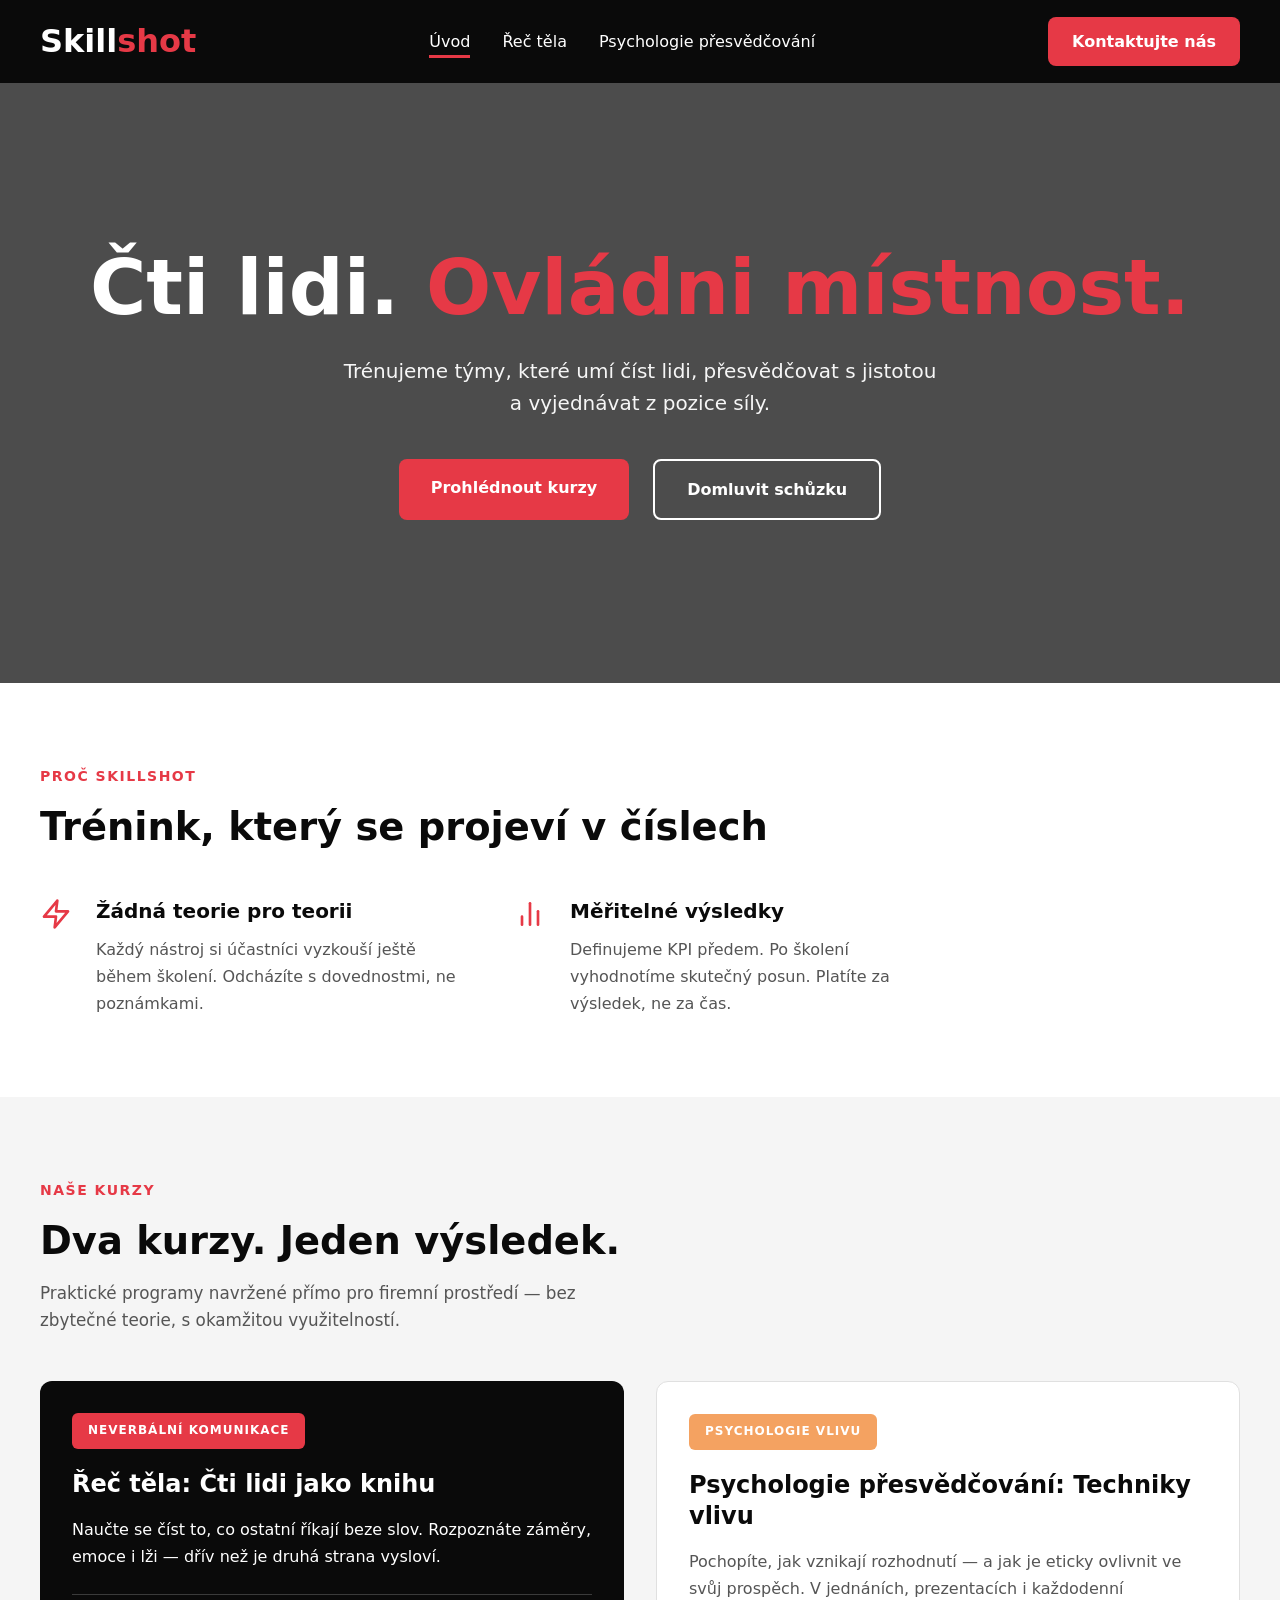
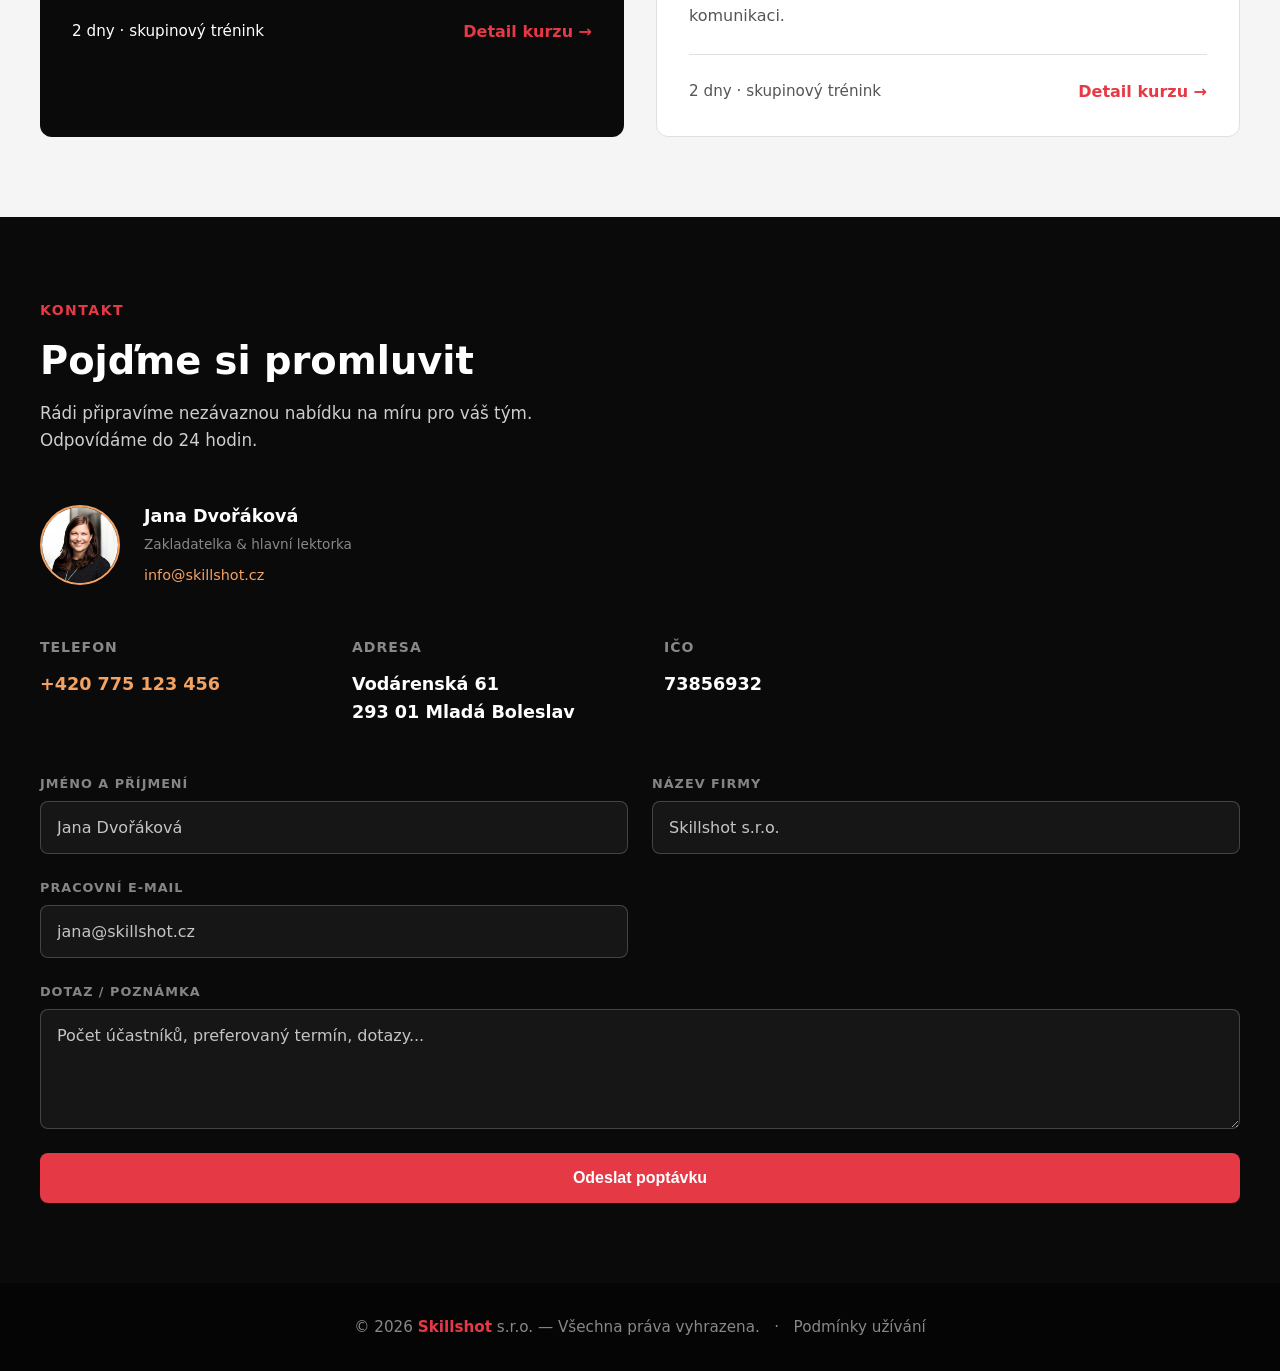
<file: index.html>
<!DOCTYPE html>
<html lang="cs">
<head>
  <meta charset="UTF-8">
  <meta name="viewport" content="width=device-width, initial-scale=1.0, viewport-fit=cover">
  <meta name="description" content="Skillshot — česká agentura soft skills školení. Kurzy Řeč těla a Psychologie přesvědčování pro firemní týmy.">
  <title>Skillshot – Soft Skills Agentura</title>
  <link rel="stylesheet" href="css/style.css">
  <link rel="icon" href="assets/favicon.svg" type="image/svg+xml">
</head>
<body>
  <!-- Navigation -->
  <nav>
    <a href="index.html" class="logo">Skill<span>shot</span></a>
    <input type="checkbox" id="nav-toggle" hidden>
    <label for="nav-toggle" class="hamburger">☰</label>
    <ul>
      <li><a href="index.html" class="active">Úvod</a></li>
      <li><a href="rec-tela.html">Řeč těla</a></li>
      <li><a href="psychologie-presvecovani.html">Psychologie přesvědčování</a></li>
    </ul>
    <a href="#kontakt" class="nav-cta">Kontaktujte nás</a>
  </nav>

  <!-- Hero Section -->
  <section class="hero" style="background-image: url('https://images.unsplash.com/photo-1552664730-d307ca884978?w=1200&q=75&auto=format')">
    <h1>Čti lidi. <em>Ovládni místnost.</em></h1>
    <p>Trénujeme týmy, které umí číst lidi, přesvědčovat s jistotou a vyjednávat z pozice síly.</p>
    <div class="hero-btns">
      <a href="#kurzy" class="btn-primary">Prohlédnout kurzy</a>
      <a href="#kontakt" class="btn-outline">Domluvit schůzku</a>
    </div>
  </section>

  <!-- Why Skillshot -->
  <section>
    <span class="section-label">PROČ SKILLSHOT</span>
    <h2>Trénink, který se projeví v číslech</h2>
    <div class="why-grid">
      <div class="why-item">
        <svg xmlns="http://www.w3.org/2000/svg" width="32" height="32" viewBox="0 0 24 24" fill="none" stroke="currentColor" stroke-width="2" stroke-linecap="round" stroke-linejoin="round" aria-hidden="true"><polyline points="13 2 3 14 12 14 11 22 21 10 12 10 13 2"/></svg>
        <div>
          <h4>Žádná teorie pro teorii</h4>
          <p>Každý nástroj si účastníci vyzkouší ještě během školení. Odcházíte s dovednostmi, ne poznámkami.</p>
        </div>
      </div>
      <div class="why-item">
        <svg xmlns="http://www.w3.org/2000/svg" width="32" height="32" viewBox="0 0 24 24" fill="none" stroke="currentColor" stroke-width="2" stroke-linecap="round" stroke-linejoin="round" aria-hidden="true"><line x1="18" y1="20" x2="18" y2="10"/><line x1="12" y1="20" x2="12" y2="4"/><line x1="6" y1="20" x2="6" y2="14"/></svg>
        <div>
          <h4>Měřitelné výsledky</h4>
          <p>Definujeme KPI předem. Po školení vyhodnotíme skutečný posun. Platíte za výsledek, ne za čas.</p>
        </div>
      </div>
    </div>
  </section>

  <!-- Courses Section -->
  <section class="courses-section" id="kurzy">
    <span class="section-label">NAŠE KURZY</span>
    <h2>Dva kurzy. Jeden výsledek.</h2>
    <p class="sub">Praktické programy navržené přímo pro firemní prostředí — bez zbytečné teorie, s okamžitou využitelností.</p>

    <div class="courses-grid">
      <!-- Course 1 -->
      <div class="course-card card-dark">
        <span class="card-tag tag-red">NEVERBÁLNÍ KOMUNIKACE</span>
        <h3>Řeč těla: Čti lidi jako knihu</h3>
        <p>Naučte se číst to, co ostatní říkají beze slov. Rozpoznáte záměry, emoce i lži — dřív než je druhá strana vysloví.</p>
        <div class="card-footer">
          <p>2 dny · skupinový trénink</p>
          <a href="rec-tela.html" class="card-link">Detail kurzu →</a>
        </div>
      </div>

      <!-- Course 2 -->
      <div class="course-card card-light">
        <span class="card-tag tag-orange">PSYCHOLOGIE VLIVU</span>
        <h3>Psychologie přesvědčování: Techniky vlivu</h3>
        <p>Pochopíte, jak vznikají rozhodnutí — a jak je eticky ovlivnit ve svůj prospěch. V jednáních, prezentacích i každodenní komunikaci.</p>
        <div class="card-footer">
          <p>2 dny · skupinový trénink</p>
          <a href="psychologie-presvecovani.html" class="card-link">Detail kurzu →</a>
        </div>
      </div>
    </div>
  </section>

  <!-- Contact Section -->
  <section class="contact-section" id="kontakt">
    <span class="section-label">KONTAKT</span>
    <h2>Pojďme si promluvit</h2>
    <p class="sub">Rádi připravíme nezávaznou nabídku na míru pro váš tým.<br>Odpovídáme do 24 hodin.</p>

    <div class="contact-person">
      <img src="assets/jana-dvorakova.jpg" alt="Jana Dvořáková, Skillshot" class="contact-photo">
      <div class="contact-person-info">
        <p class="contact-person-name">Jana Dvořáková</p>
        <p class="contact-person-role">Zakladatelka &amp; hlavní lektorka</p>
        <a href="mailto:info@skillshot.cz" class="contact-person-email">info@skillshot.cz</a>
      </div>
    </div>
    <div class="contact-grid">
      <div>
        <div class="c-label">Telefon</div>
        <div class="c-value">
          <a href="tel:+420775123456">+420 775 123 456</a>
        </div>
      </div>
      <div>
        <div class="c-label">Adresa</div>
        <div class="c-value">Vodárenská 61<br>293 01 Mladá Boleslav</div>
      </div>
      <div>
        <div class="c-label">IČO</div>
        <div class="c-value">73856932</div>
      </div>
    </div>

    <form action="https://formspree.io/f/YOUR_FORMSPREE_ID" method="POST" class="form-grid">
      <div class="form-field">
        <label for="jmeno">Jméno a příjmení</label>
        <input type="text" id="jmeno" name="jmeno" placeholder="Jana Dvořáková" required>
      </div>
      <div class="form-field">
        <label for="firma">Název firmy</label>
        <input type="text" id="firma" name="firma" placeholder="Skillshot s.r.o." required>
      </div>
      <div class="form-field">
        <label for="email">Pracovní e-mail</label>
        <input type="email" id="email" name="email" placeholder="jana@skillshot.cz" required>
      </div>
      <div class="form-field form-field--full">
        <label for="zprava">Dotaz / poznámka</label>
        <textarea id="zprava" name="zprava" placeholder="Počet účastníků, preferovaný termín, dotazy..."></textarea>
      </div>
      <button type="submit">Odeslat poptávku</button>
    </form>
  </section>

  <!-- Footer -->
  <footer>
    © 2026 <span class="logo-accent">Skillshot</span> s.r.o. — Všechna práva vyhrazena.
    <span class="footer-sep">·</span>
    <a href="podminky-uzivani.html" class="footer-link">Podmínky užívání</a>
  </footer>
</body>
</html>
</file>
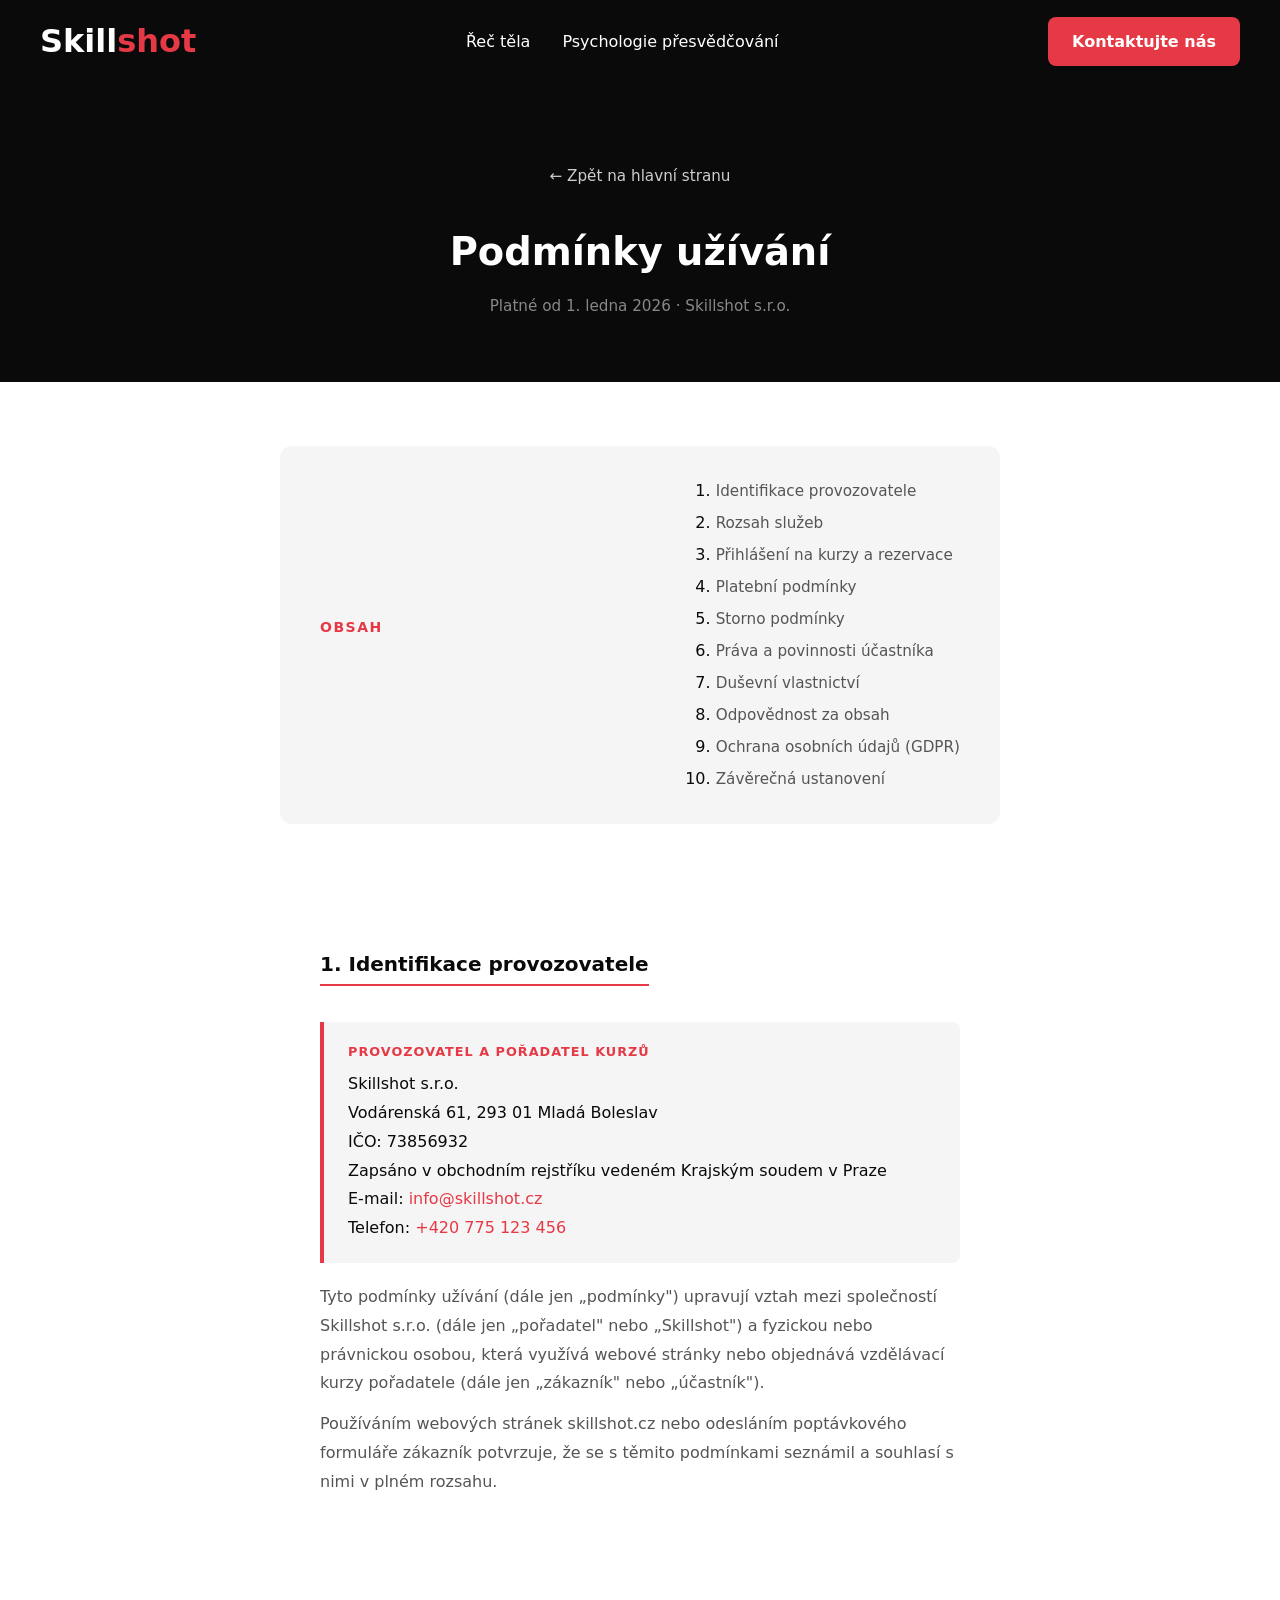
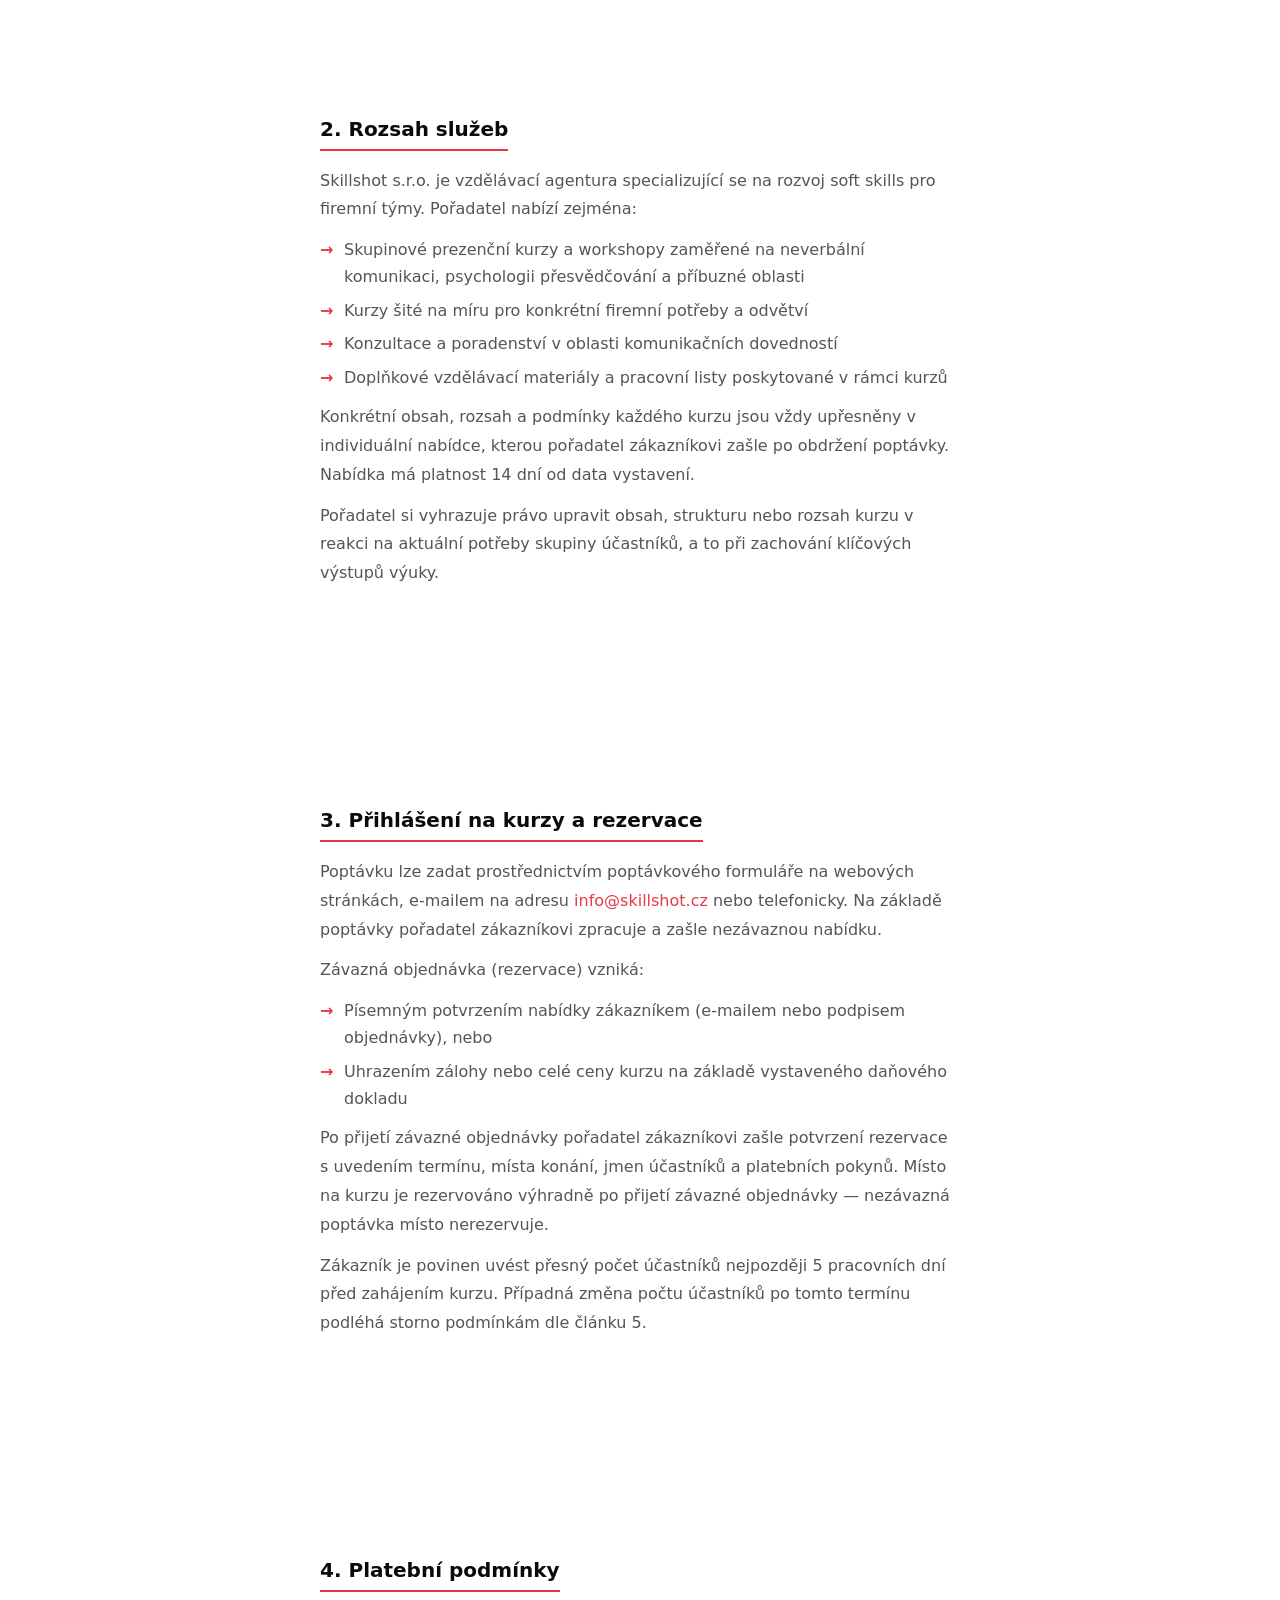
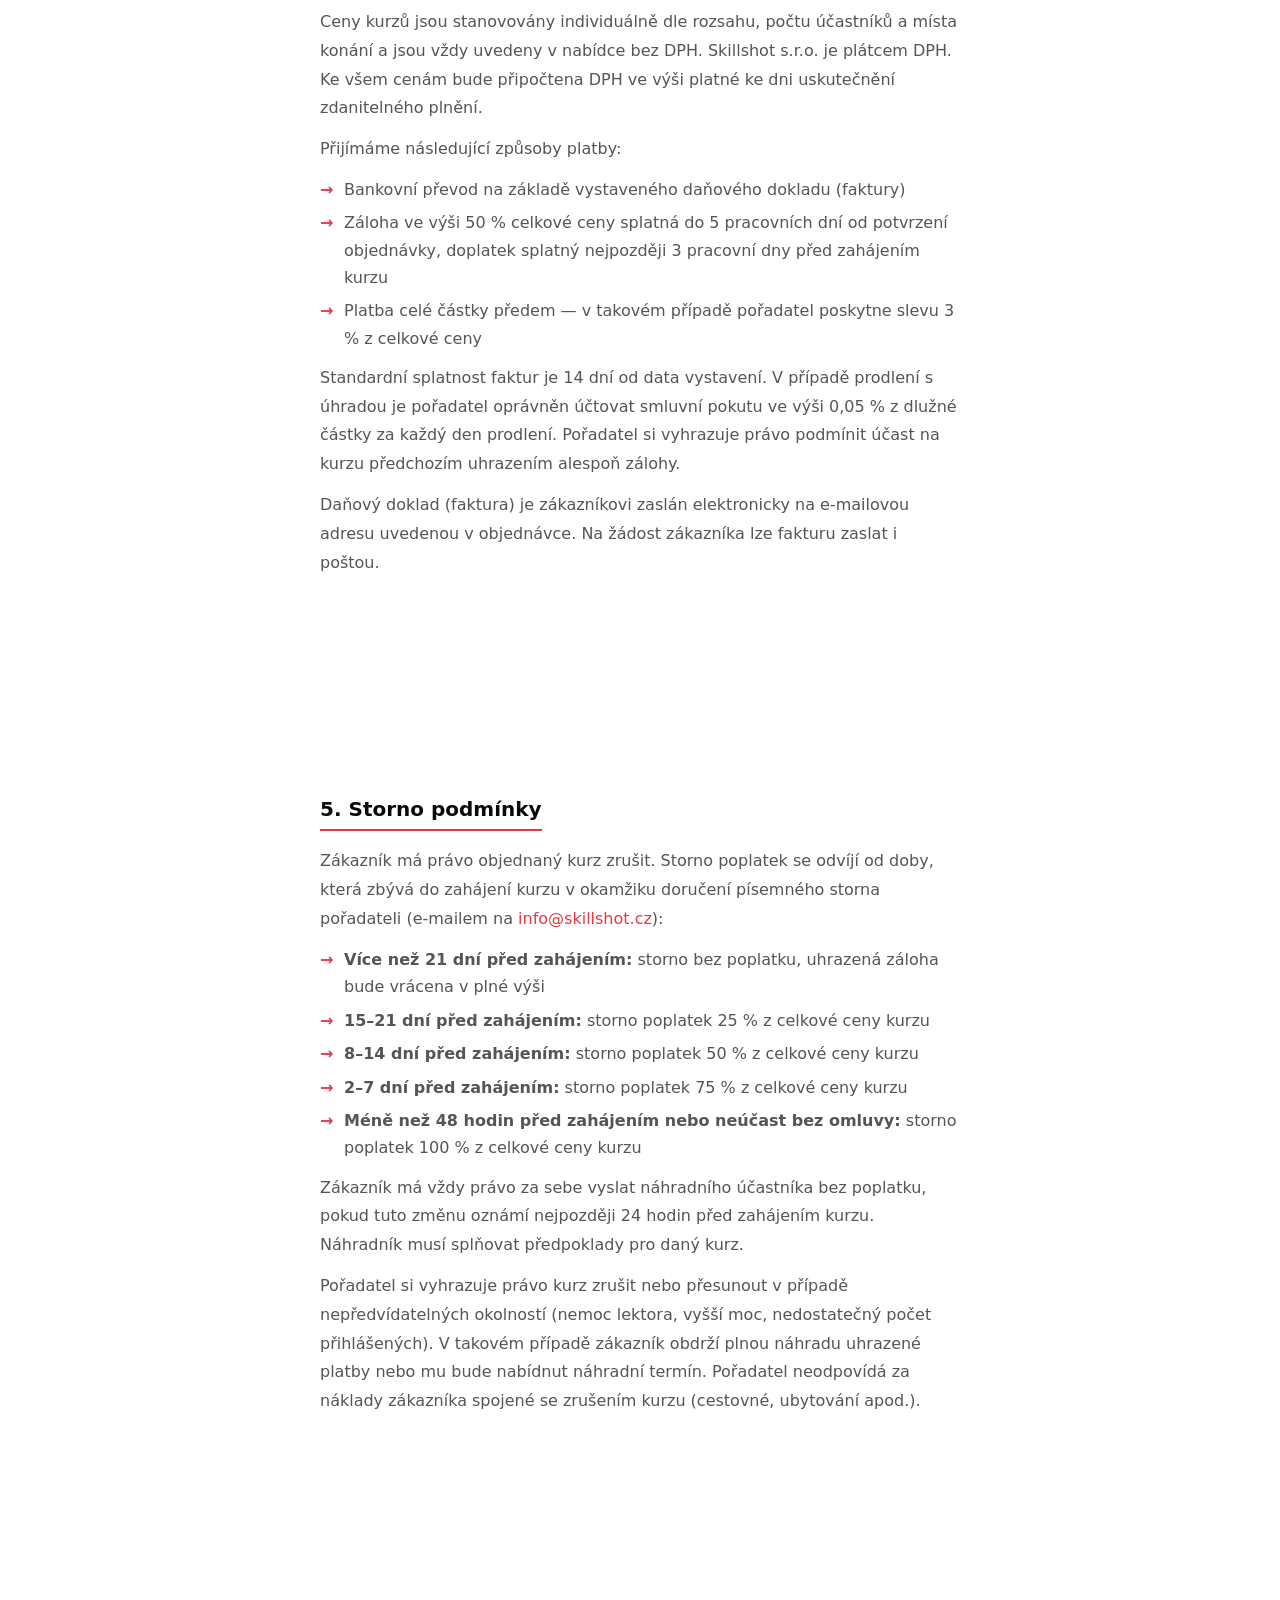
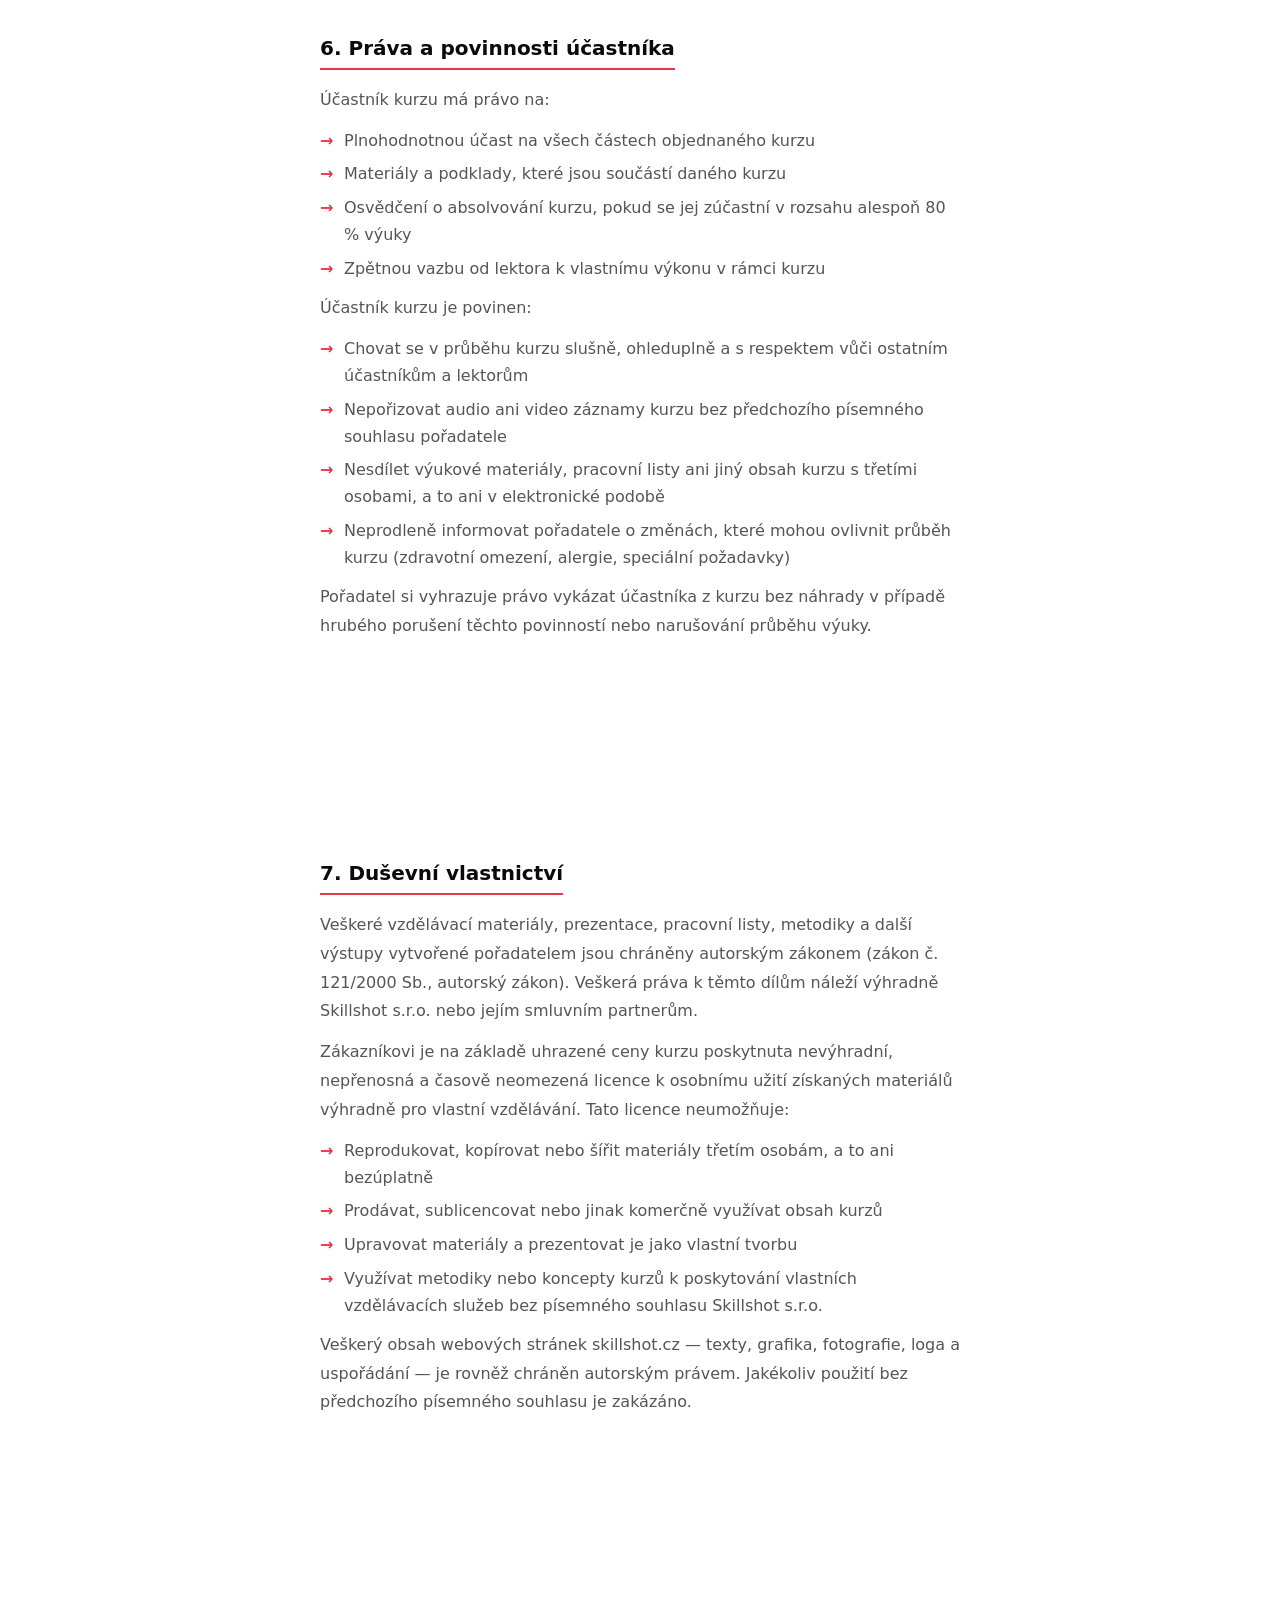
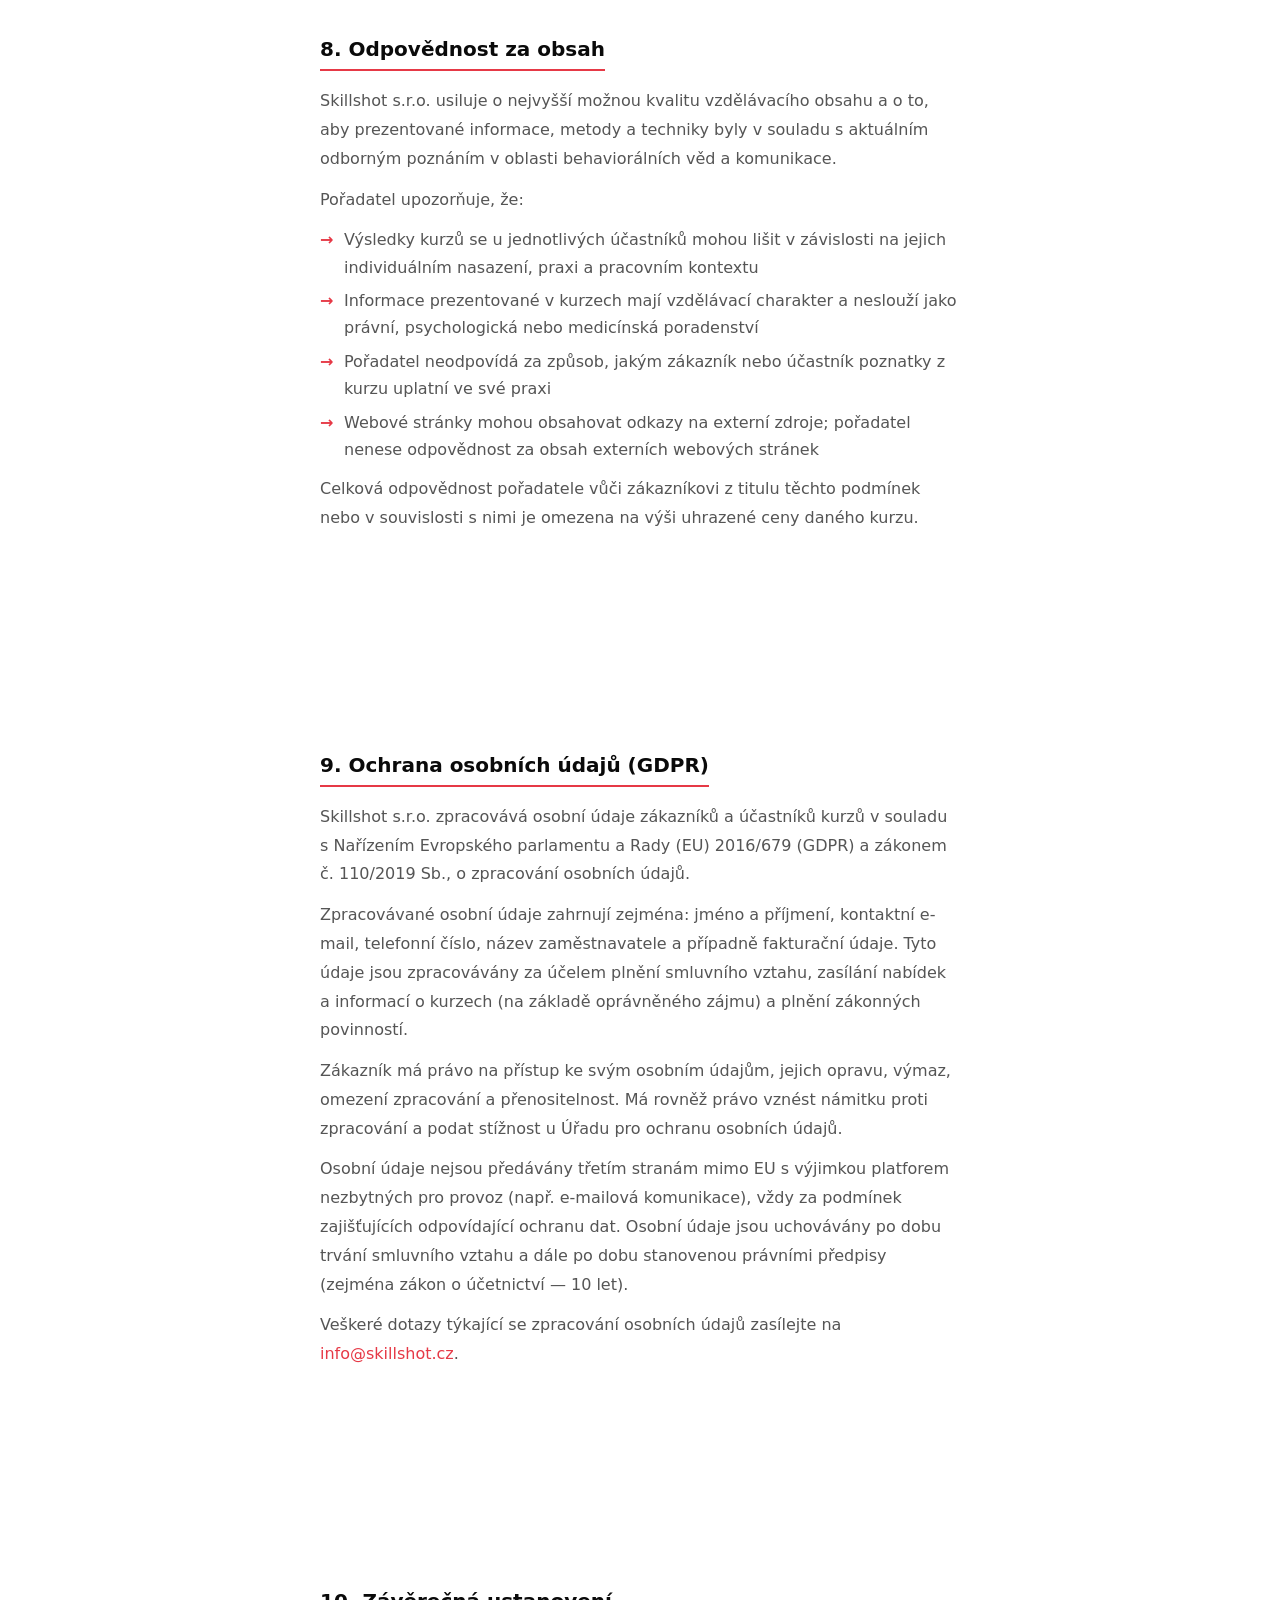
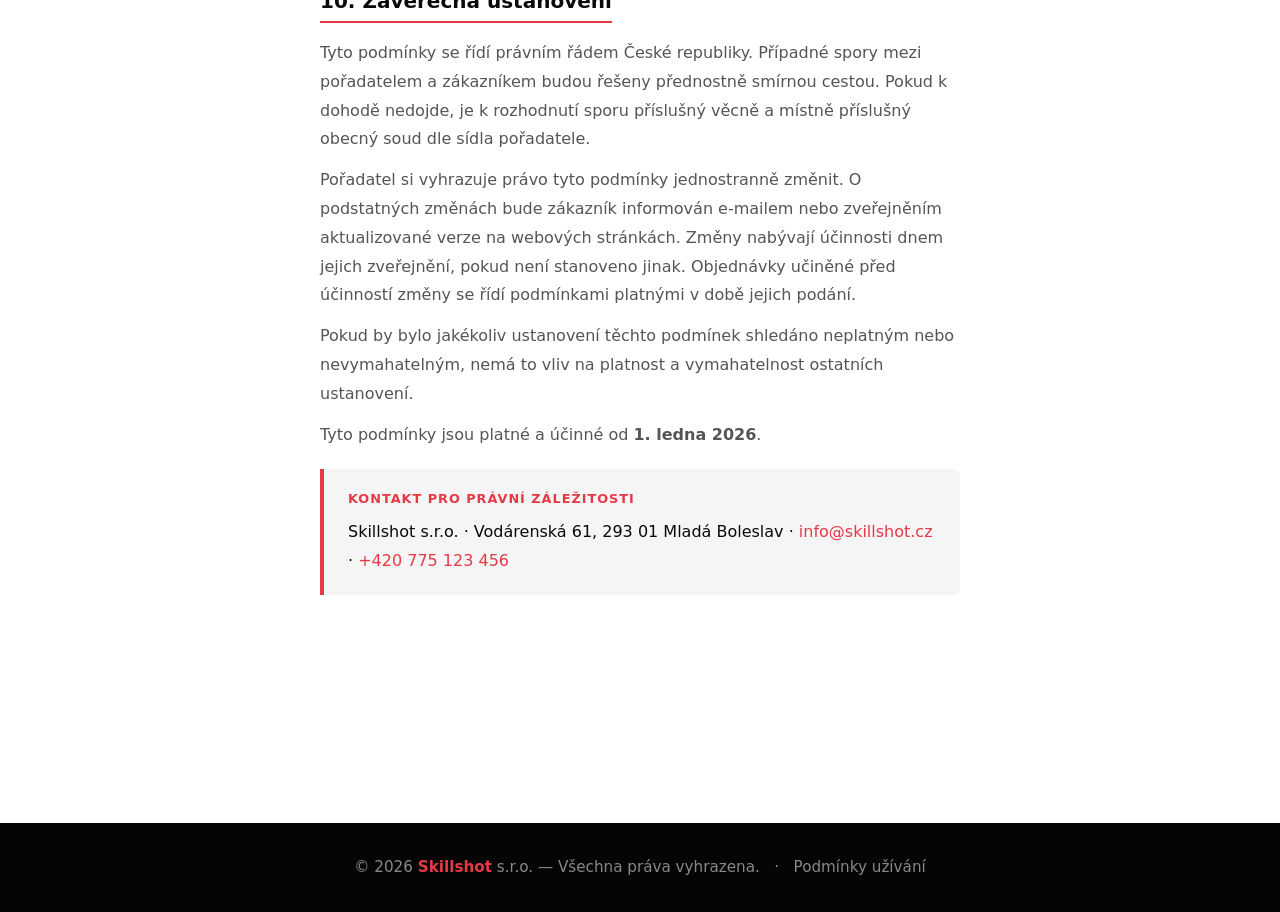
<file: podminky-uzivani.html>
<!DOCTYPE html>
<html lang="cs">
<head>
  <meta charset="UTF-8">
  <meta name="viewport" content="width=device-width, initial-scale=1.0, viewport-fit=cover">
  <meta name="description" content="Podmínky užívání vzdělávacích kurzů a webových stránek Skillshot s.r.o.">
  <title>Podmínky užívání – Skillshot</title>
  <link rel="stylesheet" href="css/style.css">
  <link rel="icon" href="assets/favicon.svg" type="image/svg+xml">
</head>
<body>

  <!-- NAVIGACE -->
  <nav>
    <a href="index.html" class="logo">Skill<span>shot</span></a>
    <input type="checkbox" id="nav-toggle" hidden>
    <label for="nav-toggle" class="hamburger">&#9776;</label>
    <ul>
      <li><a href="rec-tela.html">Řeč těla</a></li>
      <li><a href="psychologie-presvecovani.html">Psychologie přesvědčování</a></li>
    </ul>
    <a href="index.html#kontakt" class="nav-cta">Kontaktujte nás</a>
  </nav>

  <!-- HERO -->
  <div class="terms-hero">
    <a href="index.html" class="back-link">&#8592; Zpět na hlavní stranu</a>
    <h1>Podmínky užívání</h1>
    <p>Platné od 1. ledna 2026 · Skillshot s.r.o.</p>
  </div>

  <!-- OBSAH PODMÍNEK -->
  <main class="terms-body">

    <!-- Obsah -->
    <nav class="terms-toc" aria-label="Obsah dokumentu">
      <h3>Obsah</h3>
      <ol>
        <li><a href="#provozovatel">Identifikace provozovatele</a></li>
        <li><a href="#rozsah-sluzeb">Rozsah služeb</a></li>
        <li><a href="#prihlaseni">Přihlášení na kurzy a rezervace</a></li>
        <li><a href="#platby">Platební podmínky</a></li>
        <li><a href="#storno">Storno podmínky</a></li>
        <li><a href="#prava-povinnosti">Práva a povinnosti účastníka</a></li>
        <li><a href="#dusevni-vlastnictvi">Duševní vlastnictví</a></li>
        <li><a href="#odpovednost">Odpovědnost za obsah</a></li>
        <li><a href="#gdpr">Ochrana osobních údajů (GDPR)</a></li>
        <li><a href="#zaverecna-ustanoveni">Závěrečná ustanovení</a></li>
      </ol>
    </nav>

    <!-- 1. Identifikace provozovatele -->
    <section class="terms-section" id="provozovatel">
      <h2>1. Identifikace provozovatele</h2>
      <div class="terms-info-box">
        <strong>Provozovatel a pořadatel kurzů</strong>
        <p>
          Skillshot s.r.o.<br>
          Vodárenská 61, 293 01 Mladá Boleslav<br>
          IČO: 73856932<br>
          Zapsáno v obchodním rejstříku vedeném Krajským soudem v Praze<br>
          E-mail: <a href="mailto:info@skillshot.cz">info@skillshot.cz</a><br>
          Telefon: <a href="tel:+420775123456">+420 775 123 456</a>
        </p>
      </div>
      <p>
        Tyto podmínky užívání (dále jen „podmínky") upravují vztah mezi společností Skillshot s.r.o. (dále jen „pořadatel" nebo „Skillshot") a fyzickou nebo právnickou osobou, která využívá webové stránky nebo objednává vzdělávací kurzy pořadatele (dále jen „zákazník" nebo „účastník").
      </p>
      <p>
        Používáním webových stránek skillshot.cz nebo odesláním poptávkového formuláře zákazník potvrzuje, že se s těmito podmínkami seznámil a souhlasí s nimi v plném rozsahu.
      </p>
    </section>

    <!-- 2. Rozsah služeb -->
    <section class="terms-section" id="rozsah-sluzeb">
      <h2>2. Rozsah služeb</h2>
      <p>
        Skillshot s.r.o. je vzdělávací agentura specializující se na rozvoj soft skills pro firemní týmy. Pořadatel nabízí zejména:
      </p>
      <ul>
        <li>Skupinové prezenční kurzy a workshopy zaměřené na neverbální komunikaci, psychologii přesvědčování a příbuzné oblasti</li>
        <li>Kurzy šité na míru pro konkrétní firemní potřeby a odvětví</li>
        <li>Konzultace a poradenství v oblasti komunikačních dovedností</li>
        <li>Doplňkové vzdělávací materiály a pracovní listy poskytované v rámci kurzů</li>
      </ul>
      <p>
        Konkrétní obsah, rozsah a podmínky každého kurzu jsou vždy upřesněny v individuální nabídce, kterou pořadatel zákazníkovi zašle po obdržení poptávky. Nabídka má platnost 14 dní od data vystavení.
      </p>
      <p>
        Pořadatel si vyhrazuje právo upravit obsah, strukturu nebo rozsah kurzu v reakci na aktuální potřeby skupiny účastníků, a to při zachování klíčových výstupů výuky.
      </p>
    </section>

    <!-- 3. Přihlášení na kurzy a rezervace -->
    <section class="terms-section" id="prihlaseni">
      <h2>3. Přihlášení na kurzy a rezervace</h2>
      <p>
        Poptávku lze zadat prostřednictvím poptávkového formuláře na webových stránkách, e-mailem na adresu <a href="mailto:info@skillshot.cz">info@skillshot.cz</a> nebo telefonicky. Na základě poptávky pořadatel zákazníkovi zpracuje a zašle nezávaznou nabídku.
      </p>
      <p>
        Závazná objednávka (rezervace) vzniká:
      </p>
      <ul>
        <li>Písemným potvrzením nabídky zákazníkem (e-mailem nebo podpisem objednávky), nebo</li>
        <li>Uhrazením zálohy nebo celé ceny kurzu na základě vystaveného daňového dokladu</li>
      </ul>
      <p>
        Po přijetí závazné objednávky pořadatel zákazníkovi zašle potvrzení rezervace s uvedením termínu, místa konání, jmen účastníků a platebních pokynů. Místo na kurzu je rezervováno výhradně po přijetí závazné objednávky — nezávazná poptávka místo nerezervuje.
      </p>
      <p>
        Zákazník je povinen uvést přesný počet účastníků nejpozději 5 pracovních dní před zahájením kurzu. Případná změna počtu účastníků po tomto termínu podléhá storno podmínkám dle článku 5.
      </p>
    </section>

    <!-- 4. Platební podmínky -->
    <section class="terms-section" id="platby">
      <h2>4. Platební podmínky</h2>
      <p>
        Ceny kurzů jsou stanovovány individuálně dle rozsahu, počtu účastníků a místa konání a jsou vždy uvedeny v nabídce bez DPH. Skillshot s.r.o. je plátcem DPH. Ke všem cenám bude připočtena DPH ve výši platné ke dni uskutečnění zdanitelného plnění.
      </p>
      <p>
        Přijímáme následující způsoby platby:
      </p>
      <ul>
        <li>Bankovní převod na základě vystaveného daňového dokladu (faktury)</li>
        <li>Záloha ve výši 50 % celkové ceny splatná do 5 pracovních dní od potvrzení objednávky, doplatek splatný nejpozději 3 pracovní dny před zahájením kurzu</li>
        <li>Platba celé částky předem — v takovém případě pořadatel poskytne slevu 3 % z celkové ceny</li>
      </ul>
      <p>
        Standardní splatnost faktur je 14 dní od data vystavení. V případě prodlení s úhradou je pořadatel oprávněn účtovat smluvní pokutu ve výši 0,05 % z dlužné částky za každý den prodlení. Pořadatel si vyhrazuje právo podmínit účast na kurzu předchozím uhrazením alespoň zálohy.
      </p>
      <p>
        Daňový doklad (faktura) je zákazníkovi zaslán elektronicky na e-mailovou adresu uvedenou v objednávce. Na žádost zákazníka lze fakturu zaslat i poštou.
      </p>
    </section>

    <!-- 5. Storno podmínky -->
    <section class="terms-section" id="storno">
      <h2>5. Storno podmínky</h2>
      <p>
        Zákazník má právo objednaný kurz zrušit. Storno poplatek se odvíjí od doby, která zbývá do zahájení kurzu v okamžiku doručení písemného storna pořadateli (e-mailem na <a href="mailto:info@skillshot.cz">info@skillshot.cz</a>):
      </p>
      <ul>
        <li><strong>Více než 21 dní před zahájením:</strong> storno bez poplatku, uhrazená záloha bude vrácena v plné výši</li>
        <li><strong>15–21 dní před zahájením:</strong> storno poplatek 25 % z celkové ceny kurzu</li>
        <li><strong>8–14 dní před zahájením:</strong> storno poplatek 50 % z celkové ceny kurzu</li>
        <li><strong>2–7 dní před zahájením:</strong> storno poplatek 75 % z celkové ceny kurzu</li>
        <li><strong>Méně než 48 hodin před zahájením nebo neúčast bez omluvy:</strong> storno poplatek 100 % z celkové ceny kurzu</li>
      </ul>
      <p>
        Zákazník má vždy právo za sebe vyslat náhradního účastníka bez poplatku, pokud tuto změnu oznámí nejpozději 24 hodin před zahájením kurzu. Náhradník musí splňovat předpoklady pro daný kurz.
      </p>
      <p>
        Pořadatel si vyhrazuje právo kurz zrušit nebo přesunout v případě nepředvídatelných okolností (nemoc lektora, vyšší moc, nedostatečný počet přihlášených). V takovém případě zákazník obdrží plnou náhradu uhrazené platby nebo mu bude nabídnut náhradní termín. Pořadatel neodpovídá za náklady zákazníka spojené se zrušením kurzu (cestovné, ubytování apod.).
      </p>
    </section>

    <!-- 6. Práva a povinnosti účastníka -->
    <section class="terms-section" id="prava-povinnosti">
      <h2>6. Práva a povinnosti účastníka</h2>
      <p>
        Účastník kurzu má právo na:
      </p>
      <ul>
        <li>Plnohodnotnou účast na všech částech objednaného kurzu</li>
        <li>Materiály a podklady, které jsou součástí daného kurzu</li>
        <li>Osvědčení o absolvování kurzu, pokud se jej zúčastní v rozsahu alespoň 80 % výuky</li>
        <li>Zpětnou vazbu od lektora k vlastnímu výkonu v rámci kurzu</li>
      </ul>
      <p>
        Účastník kurzu je povinen:
      </p>
      <ul>
        <li>Chovat se v průběhu kurzu slušně, ohleduplně a s respektem vůči ostatním účastníkům a lektorům</li>
        <li>Nepořizovat audio ani video záznamy kurzu bez předchozího písemného souhlasu pořadatele</li>
        <li>Nesdílet výukové materiály, pracovní listy ani jiný obsah kurzu s třetími osobami, a to ani v elektronické podobě</li>
        <li>Neprodleně informovat pořadatele o změnách, které mohou ovlivnit průběh kurzu (zdravotní omezení, alergie, speciální požadavky)</li>
      </ul>
      <p>
        Pořadatel si vyhrazuje právo vykázat účastníka z kurzu bez náhrady v případě hrubého porušení těchto povinností nebo narušování průběhu výuky.
      </p>
    </section>

    <!-- 7. Duševní vlastnictví -->
    <section class="terms-section" id="dusevni-vlastnictvi">
      <h2>7. Duševní vlastnictví</h2>
      <p>
        Veškeré vzdělávací materiály, prezentace, pracovní listy, metodiky a další výstupy vytvořené pořadatelem jsou chráněny autorským zákonem (zákon č. 121/2000 Sb., autorský zákon). Veškerá práva k těmto dílům náleží výhradně Skillshot s.r.o. nebo jejím smluvním partnerům.
      </p>
      <p>
        Zákazníkovi je na základě uhrazené ceny kurzu poskytnuta nevýhradní, nepřenosná a časově neomezená licence k osobnímu užití získaných materiálů výhradně pro vlastní vzdělávání. Tato licence neumožňuje:
      </p>
      <ul>
        <li>Reprodukovat, kopírovat nebo šířit materiály třetím osobám, a to ani bezúplatně</li>
        <li>Prodávat, sublicencovat nebo jinak komerčně využívat obsah kurzů</li>
        <li>Upravovat materiály a prezentovat je jako vlastní tvorbu</li>
        <li>Využívat metodiky nebo koncepty kurzů k poskytování vlastních vzdělávacích služeb bez písemného souhlasu Skillshot s.r.o.</li>
      </ul>
      <p>
        Veškerý obsah webových stránek skillshot.cz — texty, grafika, fotografie, loga a uspořádání — je rovněž chráněn autorským právem. Jakékoliv použití bez předchozího písemného souhlasu je zakázáno.
      </p>
    </section>

    <!-- 8. Odpovědnost za obsah -->
    <section class="terms-section" id="odpovednost">
      <h2>8. Odpovědnost za obsah</h2>
      <p>
        Skillshot s.r.o. usiluje o nejvyšší možnou kvalitu vzdělávacího obsahu a o to, aby prezentované informace, metody a techniky byly v souladu s aktuálním odborným poznáním v oblasti behaviorálních věd a komunikace.
      </p>
      <p>
        Pořadatel upozorňuje, že:
      </p>
      <ul>
        <li>Výsledky kurzů se u jednotlivých účastníků mohou lišit v závislosti na jejich individuálním nasazení, praxi a pracovním kontextu</li>
        <li>Informace prezentované v kurzech mají vzdělávací charakter a neslouží jako právní, psychologická nebo medicínská poradenství</li>
        <li>Pořadatel neodpovídá za způsob, jakým zákazník nebo účastník poznatky z kurzu uplatní ve své praxi</li>
        <li>Webové stránky mohou obsahovat odkazy na externí zdroje; pořadatel nenese odpovědnost za obsah externích webových stránek</li>
      </ul>
      <p>
        Celková odpovědnost pořadatele vůči zákazníkovi z titulu těchto podmínek nebo v souvislosti s nimi je omezena na výši uhrazené ceny daného kurzu.
      </p>
    </section>

    <!-- 9. GDPR -->
    <section class="terms-section" id="gdpr">
      <h2>9. Ochrana osobních údajů (GDPR)</h2>
      <p>
        Skillshot s.r.o. zpracovává osobní údaje zákazníků a účastníků kurzů v souladu s Nařízením Evropského parlamentu a Rady (EU) 2016/679 (GDPR) a zákonem č. 110/2019 Sb., o zpracování osobních údajů.
      </p>
      <p>
        Zpracovávané osobní údaje zahrnují zejména: jméno a příjmení, kontaktní e-mail, telefonní číslo, název zaměstnavatele a případně fakturační údaje. Tyto údaje jsou zpracovávány za účelem plnění smluvního vztahu, zasílání nabídek a informací o kurzech (na základě oprávněného zájmu) a plnění zákonných povinností.
      </p>
      <p>
        Zákazník má právo na přístup ke svým osobním údajům, jejich opravu, výmaz, omezení zpracování a přenositelnost. Má rovněž právo vznést námitku proti zpracování a podat stížnost u Úřadu pro ochranu osobních údajů.
      </p>
      <p>
        Osobní údaje nejsou předávány třetím stranám mimo EU s výjimkou platforem nezbytných pro provoz (např. e-mailová komunikace), vždy za podmínek zajišťujících odpovídající ochranu dat. Osobní údaje jsou uchovávány po dobu trvání smluvního vztahu a dále po dobu stanovenou právními předpisy (zejména zákon o účetnictví — 10 let).
      </p>
      <p>
        Veškeré dotazy týkající se zpracování osobních údajů zasílejte na <a href="mailto:info@skillshot.cz">info@skillshot.cz</a>.
      </p>
    </section>

    <!-- 10. Závěrečná ustanovení -->
    <section class="terms-section" id="zaverecna-ustanoveni">
      <h2>10. Závěrečná ustanovení</h2>
      <p>
        Tyto podmínky se řídí právním řádem České republiky. Případné spory mezi pořadatelem a zákazníkem budou řešeny přednostně smírnou cestou. Pokud k dohodě nedojde, je k rozhodnutí sporu příslušný věcně a místně příslušný obecný soud dle sídla pořadatele.
      </p>
      <p>
        Pořadatel si vyhrazuje právo tyto podmínky jednostranně změnit. O podstatných změnách bude zákazník informován e-mailem nebo zveřejněním aktualizované verze na webových stránkách. Změny nabývají účinnosti dnem jejich zveřejnění, pokud není stanoveno jinak. Objednávky učiněné před účinností změny se řídí podmínkami platnými v době jejich podání.
      </p>
      <p>
        Pokud by bylo jakékoliv ustanovení těchto podmínek shledáno neplatným nebo nevymahatelným, nemá to vliv na platnost a vymahatelnost ostatních ustanovení.
      </p>
      <p>
        Tyto podmínky jsou platné a účinné od <strong>1. ledna 2026</strong>.
      </p>
      <div class="terms-info-box">
        <strong>Kontakt pro právní záležitosti</strong>
        <p>Skillshot s.r.o. · Vodárenská 61, 293 01 Mladá Boleslav · <a href="mailto:info@skillshot.cz">info@skillshot.cz</a> · <a href="tel:+420775123456">+420 775 123 456</a></p>
      </div>
    </section>

  </main>

  <!-- FOOTER -->
  <footer>
    © 2026 <span class="logo-accent">Skillshot</span> s.r.o. — Všechna práva vyhrazena.
    <span class="footer-sep">·</span>
    <a href="podminky-uzivani.html" class="footer-link">Podmínky užívání</a>
  </footer>

</body>
</html>
</file>
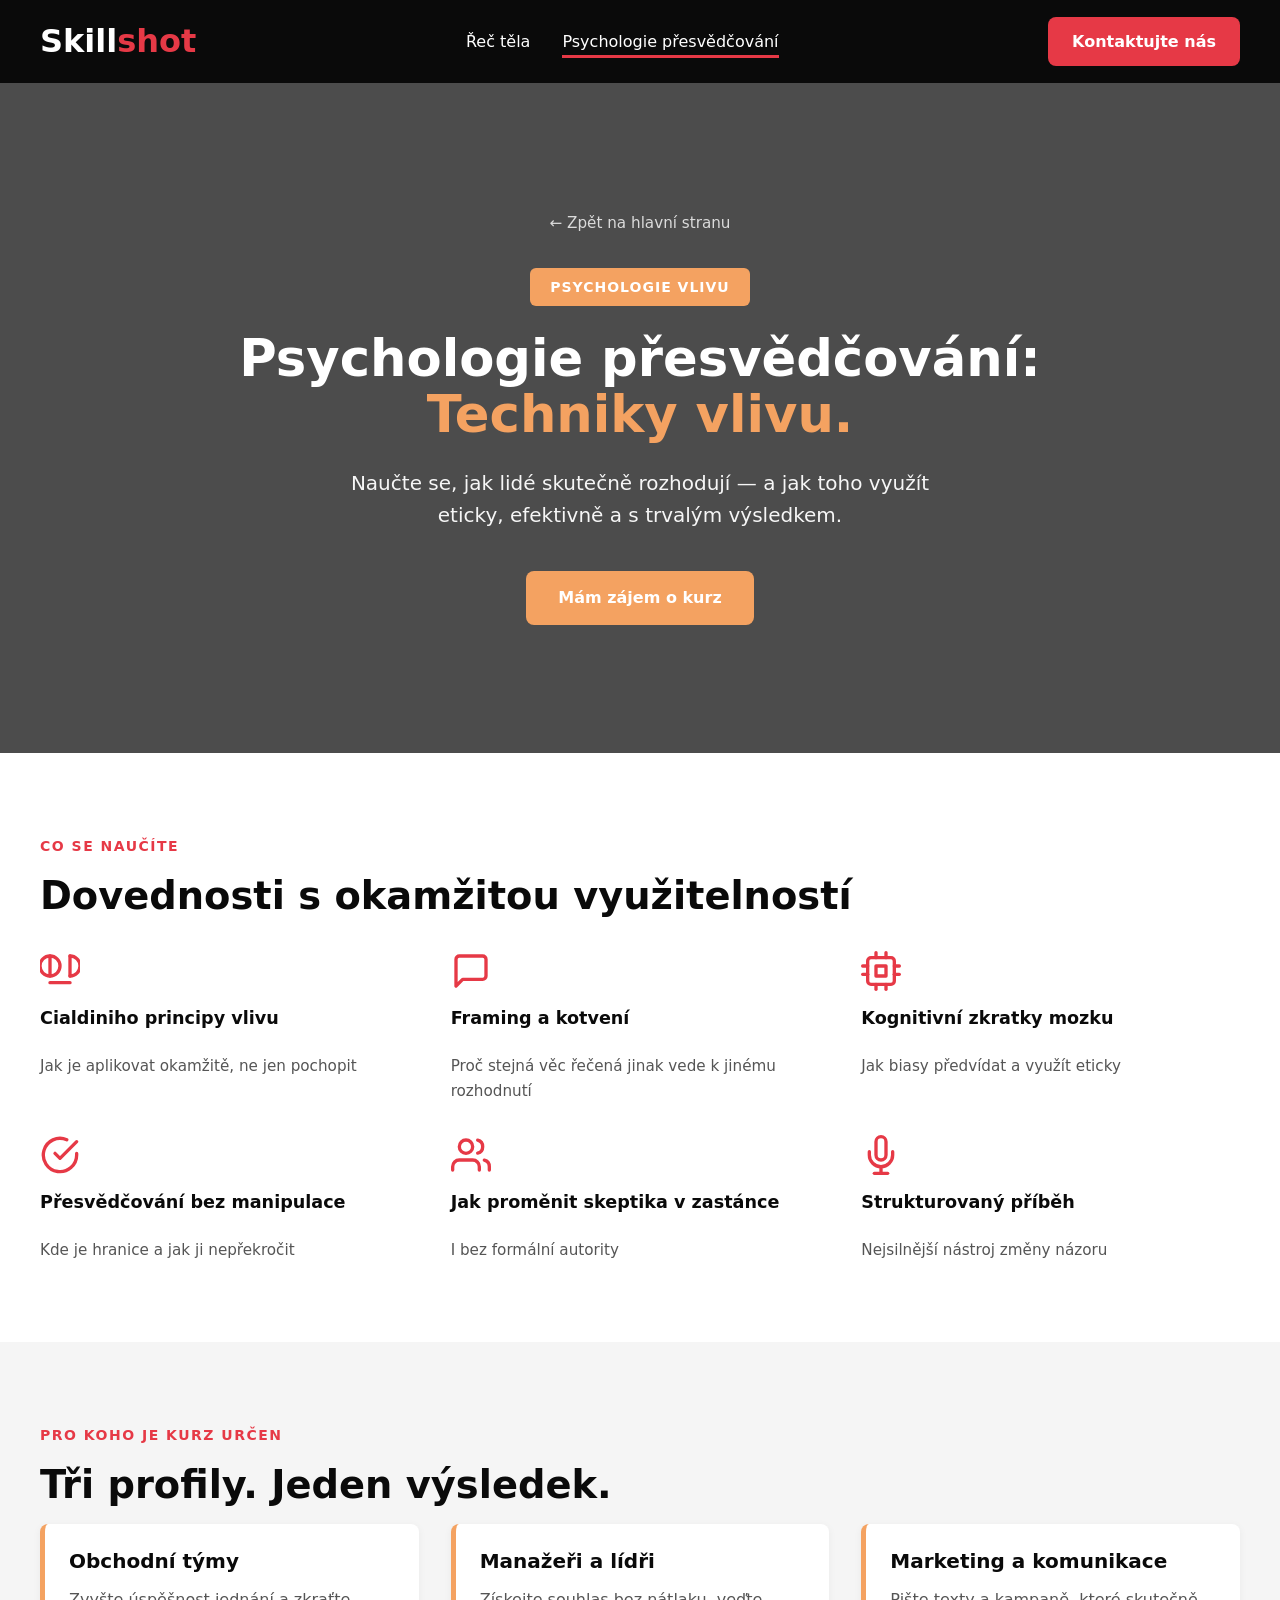
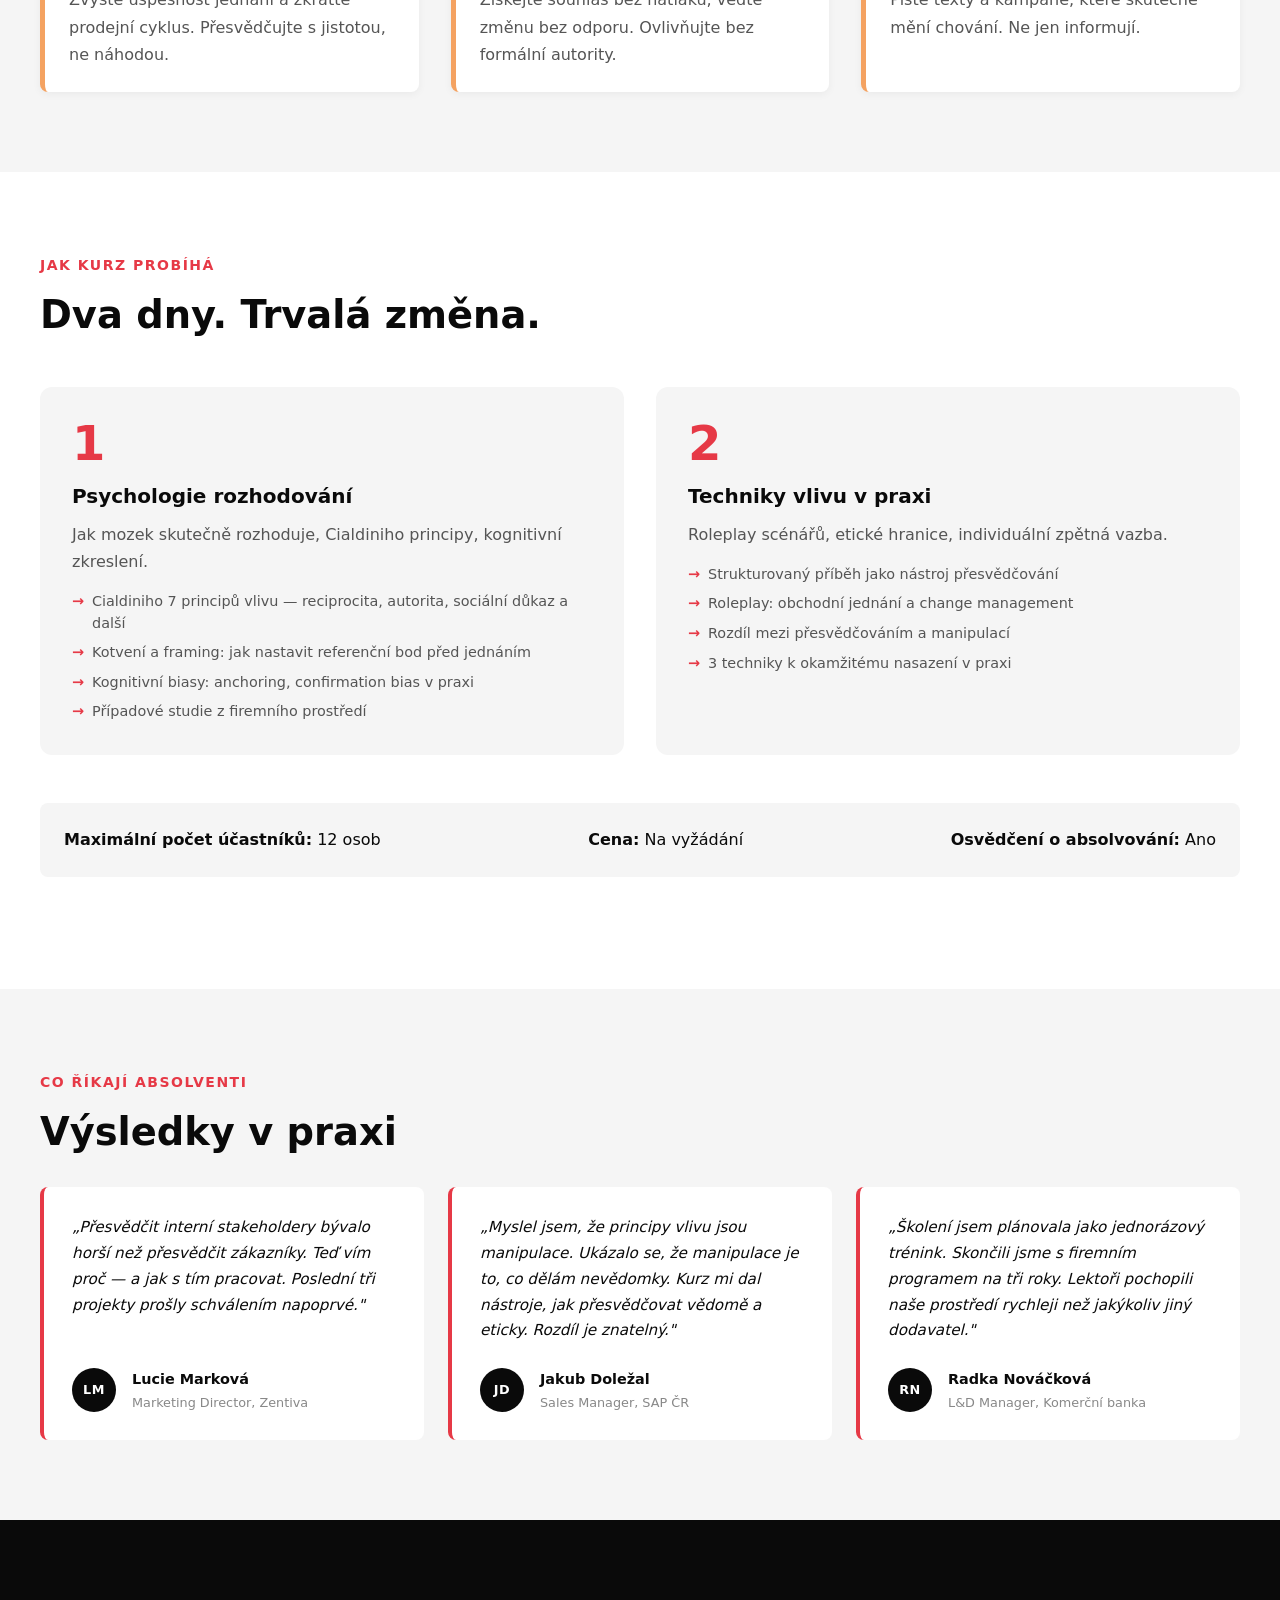
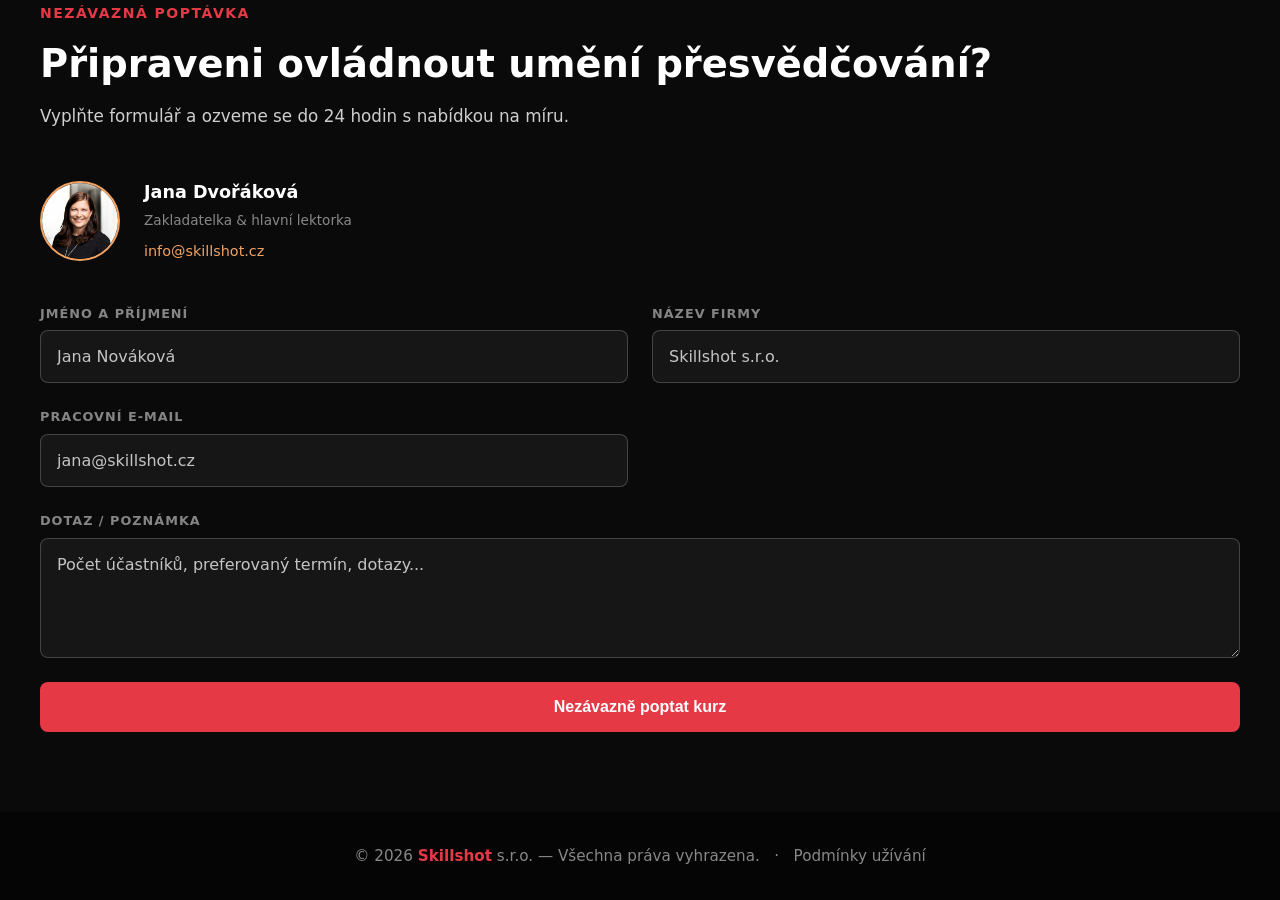
<file: psychologie-presvecovani.html>
<!DOCTYPE html>
<html lang="cs">
<head>
  <meta charset="UTF-8">
  <meta name="viewport" content="width=device-width, initial-scale=1.0, viewport-fit=cover">
  <meta name="description" content="Kurz psychologie vlivu pro firemní týmy. Naučte se eticky přesvědčovat, ovlivňovat rozhodnutí a proměnit skeptika v zastánce.">
  <title>Psychologie přesvědčování: Techniky vlivu – Skillshot</title>
  <link rel="stylesheet" href="css/style.css">
  <link rel="icon" href="assets/favicon.svg" type="image/svg+xml">
</head>
<body>

  <!-- NAVIGACE -->
  <nav>
    <a href="index.html" class="logo">Skill<span>shot</span></a>
    <input type="checkbox" id="nav-toggle" hidden>
    <label for="nav-toggle" class="hamburger">&#9776;</label>
    <ul>
      <li><a href="rec-tela.html">Řeč těla</a></li>
      <li><a href="psychologie-presvecovani.html" class="active">Psychologie přesvědčování</a></li>
    </ul>
    <a href="index.html#kontakt" class="nav-cta">Kontaktujte nás</a>
  </nav>

  <!-- HERO -->
  <header class="hero hero-course hero-orange" style="background-image: url('https://images.unsplash.com/photo-1552664730-d307ca884978?w=1200&q=75&auto=format');">
    <a href="index.html" class="back-link">← Zpět na hlavní stranu</a>
    <span class="hero-tag hero-tag-orange">PSYCHOLOGIE VLIVU</span>
    <h1>Psychologie přesvědčování:<br><em class="accent-orange">Techniky vlivu.</em></h1>
    <p>Naučte se, jak lidé skutečně rozhodují — a jak toho využít eticky, efektivně a s trvalým výsledkem.</p>
    <div class="hero-btns">
      <a href="#poptat" class="btn-accent">Mám zájem o kurz</a>
    </div>
  </header>

  <!-- SEKCE CO SE NAUČÍTE -->
  <section class="learn-section">
    <span class="section-label">CO SE NAUČÍTE</span>
    <h2>Dovednosti s okamžitou využitelností</h2>
    <div class="learn-grid">
      <div class="learn-item">
        <svg xmlns="http://www.w3.org/2000/svg" width="36" height="36" viewBox="0 0 24 24" fill="none" stroke="currentColor" stroke-width="2" stroke-linecap="round" stroke-linejoin="round" aria-hidden="true"><path d="M6 15A6 6 0 1 0 6 3a6 6 0 0 0 0 12z"/><path d="M6 3v12"/><path d="M18 3v12"/><path d="M18 15A6 6 0 1 0 18 3"/><line x1="6" y1="19" x2="18" y2="19"/></svg>
        <h4>Cialdiniho principy vlivu</h4>
        <p>Jak je aplikovat okamžitě, ne jen pochopit</p>
      </div>
      <div class="learn-item">
        <svg xmlns="http://www.w3.org/2000/svg" width="36" height="36" viewBox="0 0 24 24" fill="none" stroke="currentColor" stroke-width="2" stroke-linecap="round" stroke-linejoin="round" aria-hidden="true"><path d="M21 15a2 2 0 0 1-2 2H7l-4 4V5a2 2 0 0 1 2-2h14a2 2 0 0 1 2 2z"/></svg>
        <h4>Framing a kotvení</h4>
        <p>Proč stejná věc řečená jinak vede k jinému rozhodnutí</p>
      </div>
      <div class="learn-item">
        <svg xmlns="http://www.w3.org/2000/svg" width="36" height="36" viewBox="0 0 24 24" fill="none" stroke="currentColor" stroke-width="2" stroke-linecap="round" stroke-linejoin="round" aria-hidden="true"><rect x="4" y="4" width="16" height="16" rx="2" ry="2"/><rect x="9" y="9" width="6" height="6"/><line x1="9" y1="1" x2="9" y2="4"/><line x1="15" y1="1" x2="15" y2="4"/><line x1="9" y1="20" x2="9" y2="23"/><line x1="15" y1="20" x2="15" y2="23"/><line x1="20" y1="9" x2="23" y2="9"/><line x1="20" y1="14" x2="23" y2="14"/><line x1="1" y1="9" x2="4" y2="9"/><line x1="1" y1="14" x2="4" y2="14"/></svg>
        <h4>Kognitivní zkratky mozku</h4>
        <p>Jak biasy předvídat a využít eticky</p>
      </div>
      <div class="learn-item">
        <svg xmlns="http://www.w3.org/2000/svg" width="36" height="36" viewBox="0 0 24 24" fill="none" stroke="currentColor" stroke-width="2" stroke-linecap="round" stroke-linejoin="round" aria-hidden="true"><path d="M22 11.08V12a10 10 0 1 1-5.93-9.14"/><polyline points="22 4 12 14.01 9 11.01"/></svg>
        <h4>Přesvědčování bez manipulace</h4>
        <p>Kde je hranice a jak ji nepřekročit</p>
      </div>
      <div class="learn-item">
        <svg xmlns="http://www.w3.org/2000/svg" width="36" height="36" viewBox="0 0 24 24" fill="none" stroke="currentColor" stroke-width="2" stroke-linecap="round" stroke-linejoin="round" aria-hidden="true"><path d="M17 21v-2a4 4 0 0 0-4-4H5a4 4 0 0 0-4 4v2"/><circle cx="9" cy="7" r="4"/><path d="M23 21v-2a4 4 0 0 0-3-3.87"/><path d="M16 3.13a4 4 0 0 1 0 7.75"/></svg>
        <h4>Jak proměnit skeptika v zastánce</h4>
        <p>I bez formální autority</p>
      </div>
      <div class="learn-item">
        <svg xmlns="http://www.w3.org/2000/svg" width="36" height="36" viewBox="0 0 24 24" fill="none" stroke="currentColor" stroke-width="2" stroke-linecap="round" stroke-linejoin="round" aria-hidden="true"><path d="M12 1a3 3 0 0 0-3 3v8a3 3 0 0 0 6 0V4a3 3 0 0 0-3-3z"/><path d="M19 10v2a7 7 0 0 1-14 0v-2"/><line x1="12" y1="19" x2="12" y2="23"/><line x1="8" y1="23" x2="16" y2="23"/></svg>
        <h4>Strukturovaný příběh</h4>
        <p>Nejsilnější nástroj změny názoru</p>
      </div>
    </div>
  </section>

  <!-- SEKCE PRO KOHO JE KURZ URČEN -->
  <section class="for-whom-section">
    <span class="section-label">PRO KOHO JE KURZ URČEN</span>
    <h2>Tři profily. Jeden výsledek.</h2>
    <div class="for-whom">
      <div class="profile-card orange">
        <h4>Obchodní týmy</h4>
        <p>Zvyšte úspěšnost jednání a zkraťte prodejní cyklus. Přesvědčujte s jistotou, ne náhodou.</p>
      </div>
      <div class="profile-card orange">
        <h4>Manažeři a lídři</h4>
        <p>Získejte souhlas bez nátlaku, veďte změnu bez odporu. Ovlivňujte bez formální autority.</p>
      </div>
      <div class="profile-card orange">
        <h4>Marketing a komunikace</h4>
        <p>Pište texty a kampaně, které skutečně mění chování. Ne jen informují.</p>
      </div>
    </div>
  </section>

  <!-- SEKCE JAK KURZ PROBÍHÁ -->
  <section class="course-schedule">
    <span class="section-label">JAK KURZ PROBÍHÁ</span>
    <h2>Dva dny. Trvalá změna.</h2>
    <div class="course-days">
      <div class="day-block">
        <div class="day-number">1</div>
        <h4>Psychologie rozhodování</h4>
        <p>Jak mozek skutečně rozhoduje, Cialdiniho principy, kognitivní zkreslení.</p>
        <ul class="day-topics">
          <li>Cialdiniho 7 principů vlivu — reciprocita, autorita, sociální důkaz a další</li>
          <li>Kotvení a framing: jak nastavit referenční bod před jednáním</li>
          <li>Kognitivní biasy: anchoring, confirmation bias v praxi</li>
          <li>Případové studie z firemního prostředí</li>
        </ul>
      </div>
      <div class="day-block">
        <div class="day-number">2</div>
        <h4>Techniky vlivu v praxi</h4>
        <p>Roleplay scénářů, etické hranice, individuální zpětná vazba.</p>
        <ul class="day-topics">
          <li>Strukturovaný příběh jako nástroj přesvědčování</li>
          <li>Roleplay: obchodní jednání a change management</li>
          <li>Rozdíl mezi přesvědčováním a manipulací</li>
          <li>3 techniky k okamžitému nasazení v praxi</li>
        </ul>
      </div>
    </div>
    <div class="course-info">
      <div class="course-info-item">
        <p><strong>Maximální počet účastníků:</strong> 12 osob</p>
      </div>
      <div class="course-info-item">
        <p><strong>Cena:</strong> Na vyžádání</p>
      </div>
      <div class="course-info-item">
        <p><strong>Osvědčení o absolvování:</strong> Ano</p>
      </div>
    </div>
  </section>

  <!-- REFERENCE -->
  <section class="testimonials-section">
    <span class="section-label">CO ŘÍKAJÍ ABSOLVENTI</span>
    <h2>Výsledky v praxi</h2>
    <div class="testimonials-grid">

      <div class="testimonial-card">
        <p class="testimonial-quote">„Přesvědčit interní stakeholdery bývalo horší než přesvědčit zákazníky. Teď vím proč — a jak s tím pracovat. Poslední tři projekty prošly schválením napoprvé."</p>
        <div class="testimonial-author">
          <div class="testimonial-avatar">LM</div>
          <div>
            <p class="testimonial-name">Lucie Marková</p>
            <p class="testimonial-role">Marketing Director, Zentiva</p>
          </div>
        </div>
      </div>

      <div class="testimonial-card">
        <p class="testimonial-quote">„Myslel jsem, že principy vlivu jsou manipulace. Ukázalo se, že manipulace je to, co dělám nevědomky. Kurz mi dal nástroje, jak přesvědčovat vědomě a eticky. Rozdíl je znatelný."</p>
        <div class="testimonial-author">
          <div class="testimonial-avatar">JD</div>
          <div>
            <p class="testimonial-name">Jakub Doležal</p>
            <p class="testimonial-role">Sales Manager, SAP ČR</p>
          </div>
        </div>
      </div>

      <div class="testimonial-card">
        <p class="testimonial-quote">„Školení jsem plánovala jako jednorázový trénink. Skončili jsme s firemním programem na tři roky. Lektoři pochopili naše prostředí rychleji než jakýkoliv jiný dodavatel."</p>
        <div class="testimonial-author">
          <div class="testimonial-avatar">RN</div>
          <div>
            <p class="testimonial-name">Radka Nováčková</p>
            <p class="testimonial-role">L&amp;D Manager, Komerční banka</p>
          </div>
        </div>
      </div>

    </div>
  </section>

  <!-- FORMULÁŘ POPTÁVKY -->
  <section class="contact-section" id="poptat">
    <span class="section-label">NEZÁVAZNÁ POPTÁVKA</span>
    <h2>Připraveni ovládnout umění přesvědčování?</h2>
    <p class="sub">Vyplňte formulář a ozveme se do 24 hodin s nabídkou na míru.</p>
    <div class="contact-person">
      <img src="assets/jana-dvorakova.jpg" alt="Jana Dvořáková, Skillshot" class="contact-photo">
      <div class="contact-person-info">
        <p class="contact-person-name">Jana Dvořáková</p>
        <p class="contact-person-role">Zakladatelka &amp; hlavní lektorka</p>
        <a href="mailto:info@skillshot.cz" class="contact-person-email">info@skillshot.cz</a>
      </div>
    </div>
    <form action="https://formspree.io/f/YOUR_FORMSPREE_ID" method="POST" class="form-grid">
      <div class="form-field">
        <label for="jmeno">Jméno a příjmení</label>
        <input type="text" id="jmeno" name="jmeno" placeholder="Jana Nováková" required>
      </div>
      <div class="form-field">
        <label for="firma">Název firmy</label>
        <input type="text" id="firma" name="firma" placeholder="Skillshot s.r.o." required>
      </div>
      <div class="form-field">
        <label for="email">Pracovní e-mail</label>
        <input type="email" id="email" name="email" placeholder="jana@skillshot.cz" required>
      </div>
      <input type="hidden" name="kurz" value="Psychologie přesvědčování: Techniky vlivu">
      <div class="form-field">
        <label for="zprava">Dotaz / poznámka</label>
        <textarea id="zprava" name="zprava" placeholder="Počet účastníků, preferovaný termín, dotazy..."></textarea>
      </div>
      <button type="submit">Nezávazně poptat kurz</button>
    </form>
  </section>

  <!-- FOOTER -->
  <footer>
    © 2026 <span class="logo-accent">Skillshot</span> s.r.o. — Všechna práva vyhrazena.
    <span class="footer-sep">·</span>
    <a href="podminky-uzivani.html" class="footer-link">Podmínky užívání</a>
  </footer>

</body>
</html>
</file>
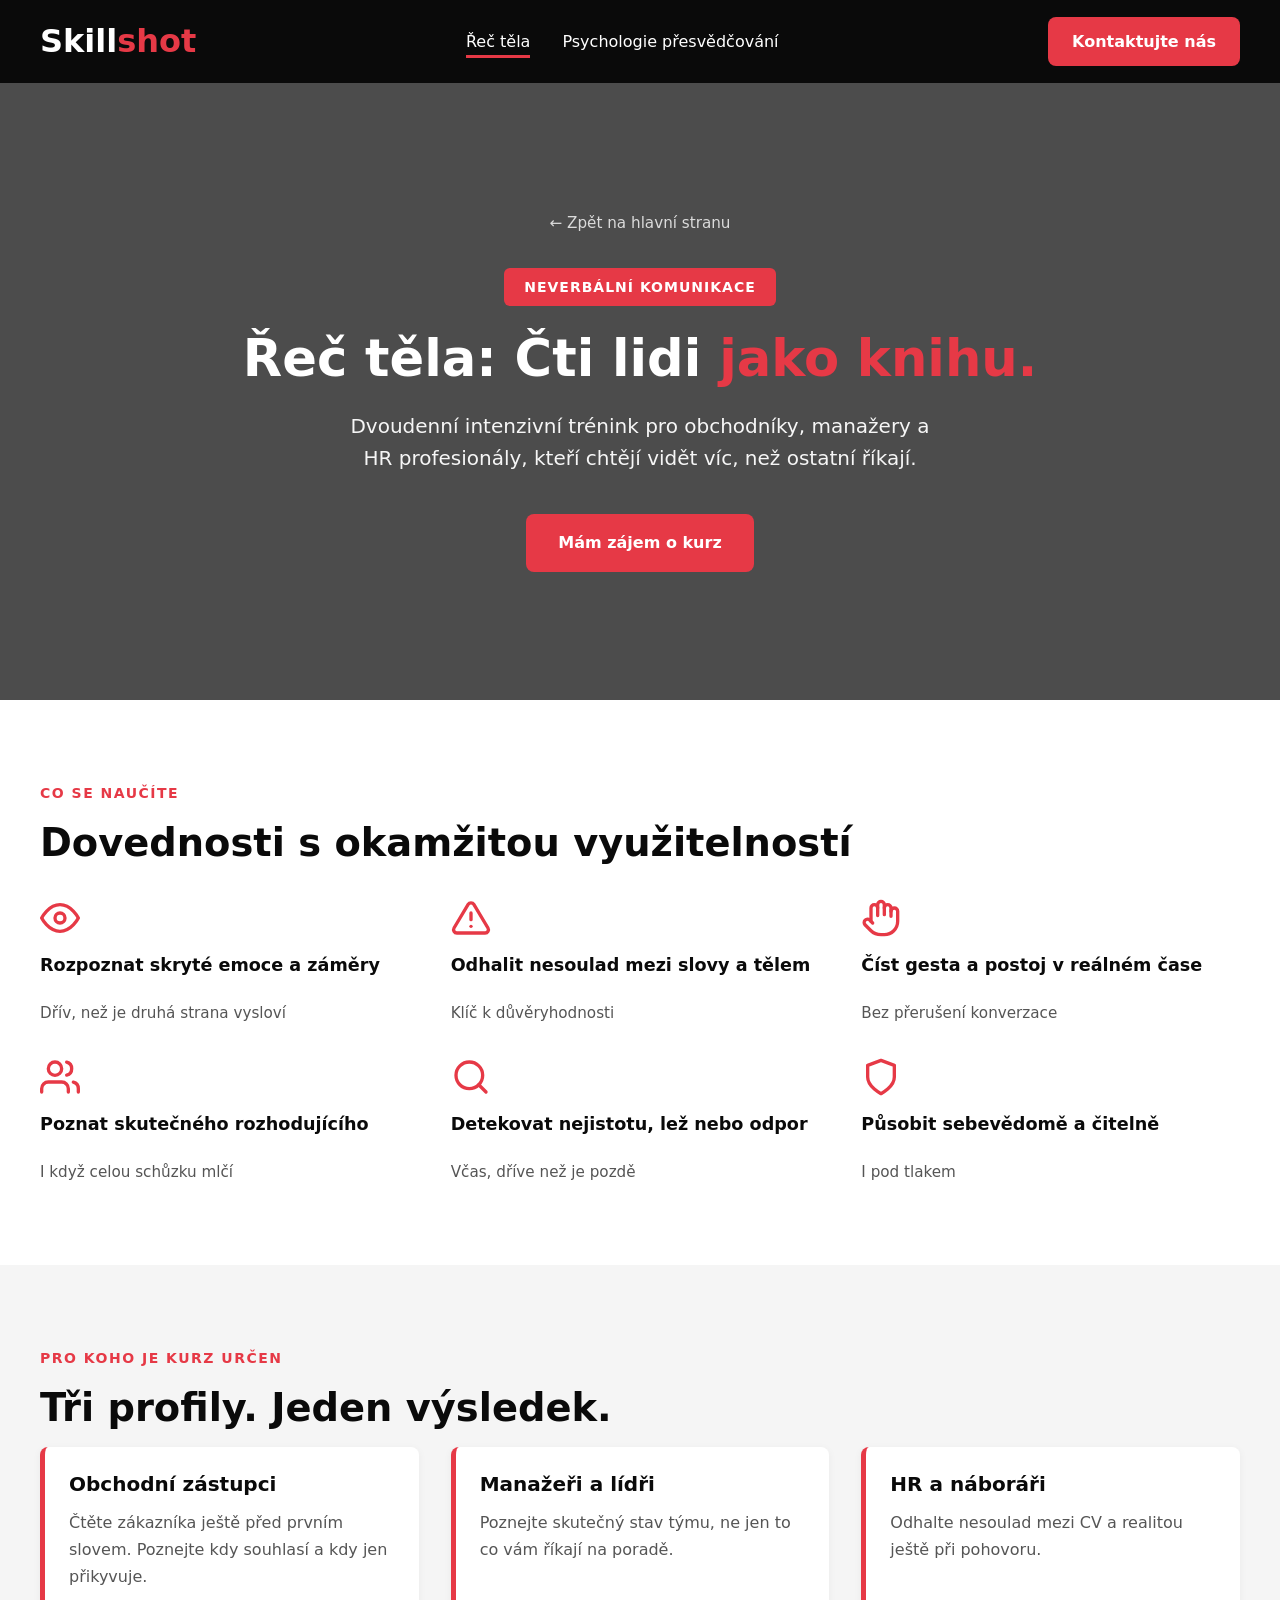
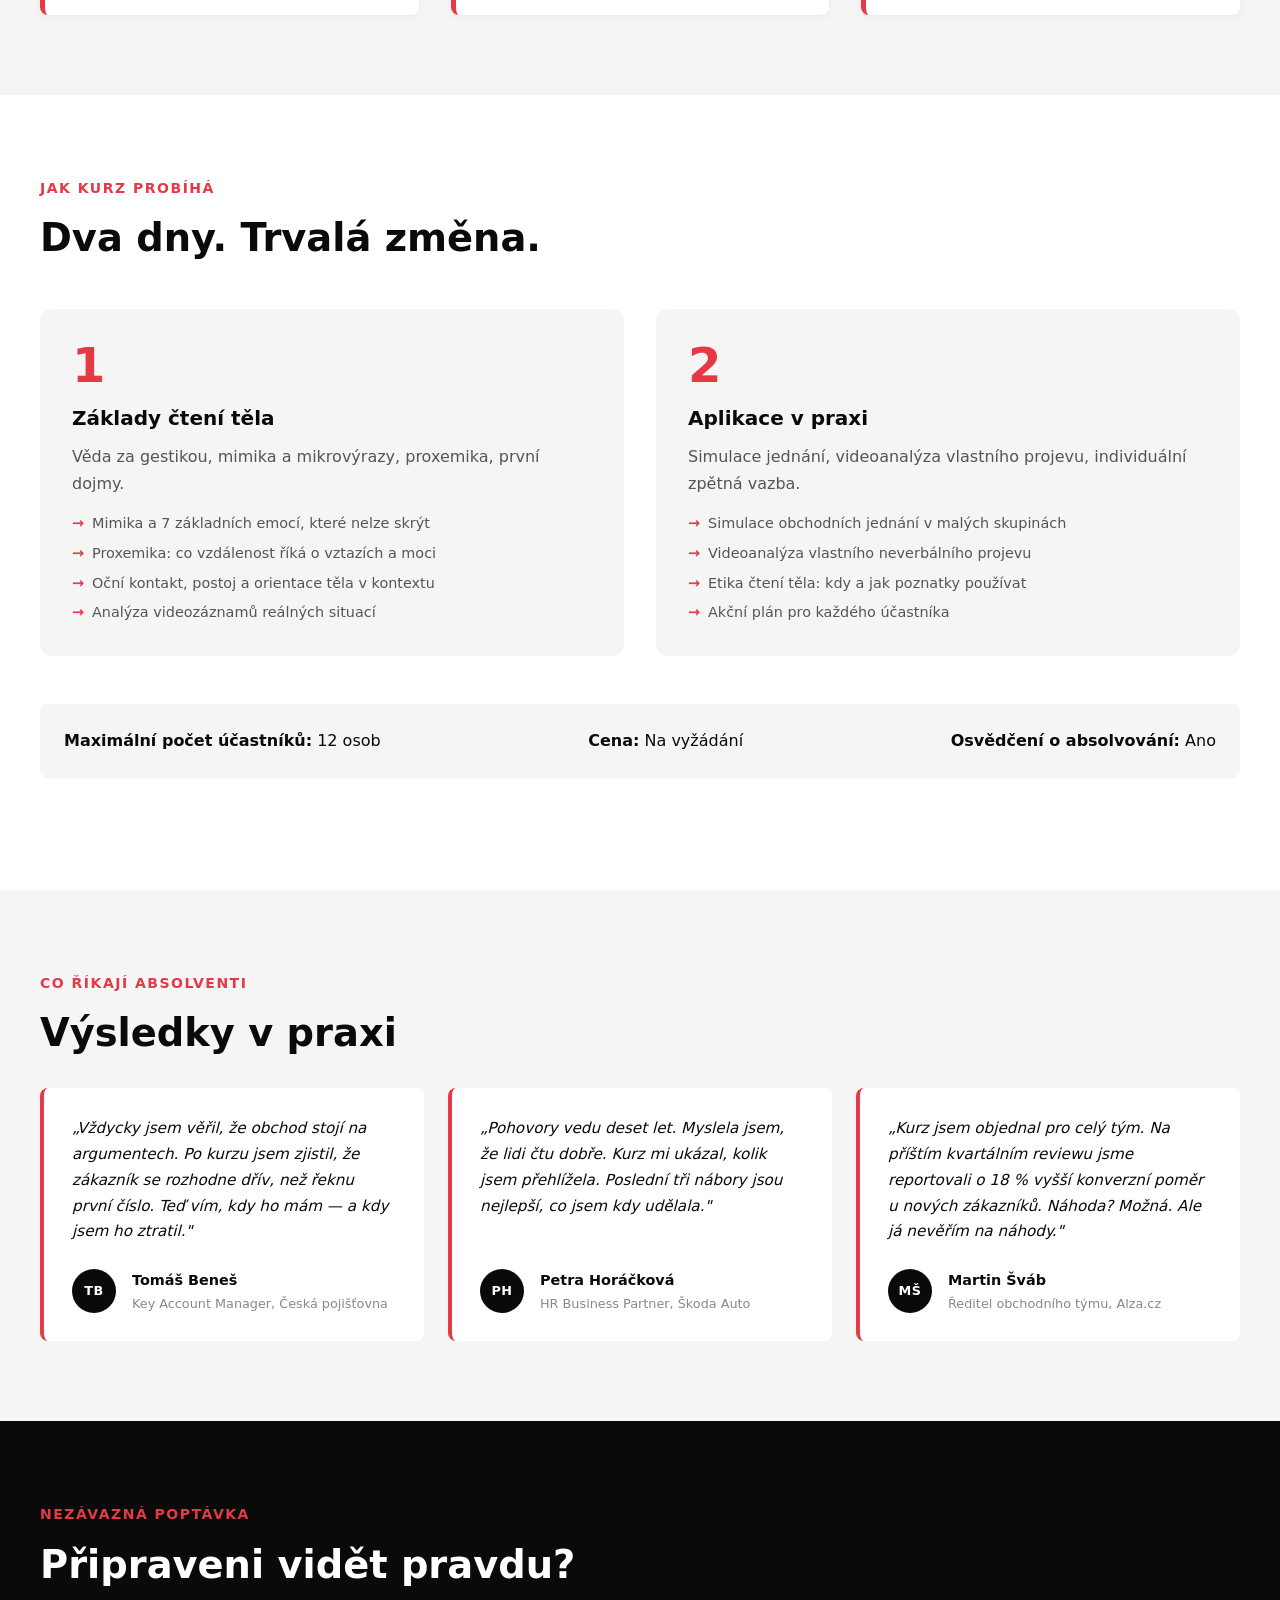
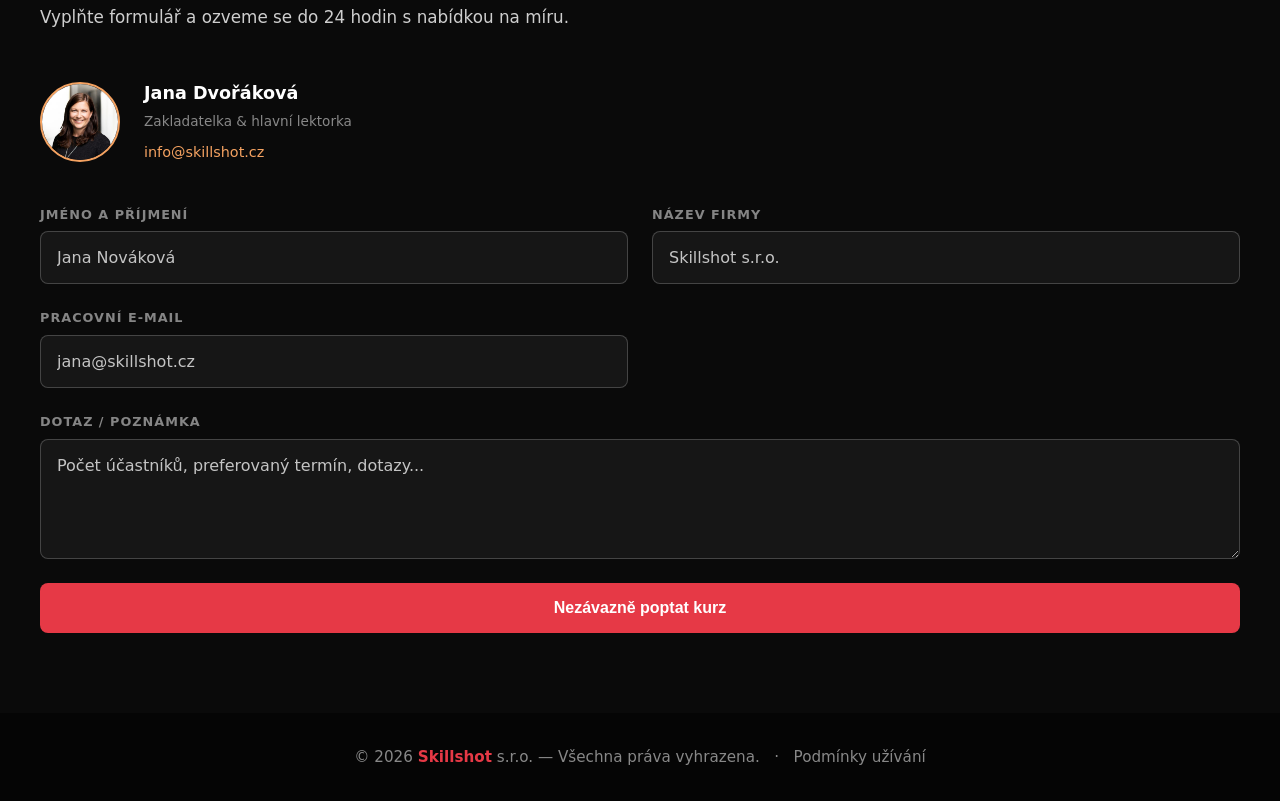
<file: rec-tela.html>
<!DOCTYPE html>
<html lang="cs">
<head>
  <meta charset="UTF-8">
  <meta name="viewport" content="width=device-width, initial-scale=1.0, viewport-fit=cover">
  <meta name="description" content="Kurz neverbální komunikace pro firemní týmy. Naučte se číst emoce, záměry a gesta v reálném čase.">
  <title>Řeč těla: Čti lidi jako knihu – Skillshot</title>
  <link rel="stylesheet" href="css/style.css">
  <link rel="icon" href="assets/favicon.svg" type="image/svg+xml">
</head>
<body>

  <!-- NAVIGACE -->
  <nav>
    <a href="index.html" class="logo">Skill<span>shot</span></a>
    <input type="checkbox" id="nav-toggle" hidden>
    <label for="nav-toggle" class="hamburger">&#9776;</label>
    <ul>
      <li><a href="rec-tela.html" class="active">Řeč těla</a></li>
      <li><a href="psychologie-presvecovani.html">Psychologie přesvědčování</a></li>
    </ul>
    <a href="index.html#kontakt" class="nav-cta">Kontaktujte nás</a>
  </nav>

  <!-- HERO -->
  <header class="hero hero-course" style="background-image: url('https://images.unsplash.com/photo-1573497019940-1c28c88b4f3e?w=1200&q=75&auto=format');">
    <a href="index.html" class="back-link">← Zpět na hlavní stranu</a>
    <span class="hero-tag">NEVERBÁLNÍ KOMUNIKACE</span>
    <h1>Řeč těla: Čti lidi <em>jako knihu.</em></h1>
    <p>Dvoudenní intenzivní trénink pro obchodníky, manažery a HR profesionály, kteří chtějí vidět víc, než ostatní říkají.</p>
    <div class="hero-btns">
      <a href="#poptat" class="btn-primary">Mám zájem o kurz</a>
    </div>
  </header>

  <!-- SEKCE CO SE NAUČÍTE -->
  <section class="learn-section">
    <span class="section-label">CO SE NAUČÍTE</span>
    <h2>Dovednosti s okamžitou využitelností</h2>
    <div class="learn-grid">
      <div class="learn-item">
        <svg xmlns="http://www.w3.org/2000/svg" width="36" height="36" viewBox="0 0 24 24" fill="none" stroke="currentColor" stroke-width="2" stroke-linecap="round" stroke-linejoin="round" aria-hidden="true"><path d="M1 12s4-8 11-8 11 8 11 8-4 8-11 8-11-8-11-8z"/><circle cx="12" cy="12" r="3"/></svg>
        <h4>Rozpoznat skryté emoce a záměry</h4>
        <p>Dřív, než je druhá strana vysloví</p>
      </div>
      <div class="learn-item">
        <svg xmlns="http://www.w3.org/2000/svg" width="36" height="36" viewBox="0 0 24 24" fill="none" stroke="currentColor" stroke-width="2" stroke-linecap="round" stroke-linejoin="round" aria-hidden="true"><path d="M10.29 3.86L1.82 18a2 2 0 0 0 1.71 3h16.94a2 2 0 0 0 1.71-3L13.71 3.86a2 2 0 0 0-3.42 0z"/><line x1="12" y1="9" x2="12" y2="13"/><line x1="12" y1="17" x2="12.01" y2="17"/></svg>
        <h4>Odhalit nesoulad mezi slovy a tělem</h4>
        <p>Klíč k důvěryhodnosti</p>
      </div>
      <div class="learn-item">
        <svg xmlns="http://www.w3.org/2000/svg" width="36" height="36" viewBox="0 0 24 24" fill="none" stroke="currentColor" stroke-width="2" stroke-linecap="round" stroke-linejoin="round" aria-hidden="true"><path d="M18 11V6a2 2 0 0 0-2-2v0a2 2 0 0 0-2 2v0"/><path d="M14 10V4a2 2 0 0 0-2-2v0a2 2 0 0 0-2 2v2"/><path d="M10 10.5V6a2 2 0 0 0-2-2v0a2 2 0 0 0-2 2v8"/><path d="M18 8a2 2 0 1 1 4 0v6a8 8 0 0 1-8 8h-2c-2.8 0-4.5-.86-5.99-2.34l-3.6-3.6a2 2 0 0 1 2.83-2.82L7 15"/></svg>
        <h4>Číst gesta a postoj v reálném čase</h4>
        <p>Bez přerušení konverzace</p>
      </div>
      <div class="learn-item">
        <svg xmlns="http://www.w3.org/2000/svg" width="36" height="36" viewBox="0 0 24 24" fill="none" stroke="currentColor" stroke-width="2" stroke-linecap="round" stroke-linejoin="round" aria-hidden="true"><path d="M17 21v-2a4 4 0 0 0-4-4H5a4 4 0 0 0-4 4v2"/><circle cx="9" cy="7" r="4"/><path d="M23 21v-2a4 4 0 0 0-3-3.87"/><path d="M16 3.13a4 4 0 0 1 0 7.75"/></svg>
        <h4>Poznat skutečného rozhodujícího</h4>
        <p>I když celou schůzku mlčí</p>
      </div>
      <div class="learn-item">
        <svg xmlns="http://www.w3.org/2000/svg" width="36" height="36" viewBox="0 0 24 24" fill="none" stroke="currentColor" stroke-width="2" stroke-linecap="round" stroke-linejoin="round" aria-hidden="true"><circle cx="11" cy="11" r="8"/><line x1="21" y1="21" x2="16.65" y2="16.65"/></svg>
        <h4>Detekovat nejistotu, lež nebo odpor</h4>
        <p>Včas, dříve než je pozdě</p>
      </div>
      <div class="learn-item">
        <svg xmlns="http://www.w3.org/2000/svg" width="36" height="36" viewBox="0 0 24 24" fill="none" stroke="currentColor" stroke-width="2" stroke-linecap="round" stroke-linejoin="round" aria-hidden="true"><path d="M12 22s8-4 8-10V5l-8-3-8 3v7c0 6 8 10 8 10z"/></svg>
        <h4>Působit sebevědomě a čitelně</h4>
        <p>I pod tlakem</p>
      </div>
    </div>
  </section>

  <!-- SEKCE PRO KOHO JE KURZ URČEN -->
  <section class="for-whom-section">
    <span class="section-label">PRO KOHO JE KURZ URČEN</span>
    <h2>Tři profily. Jeden výsledek.</h2>
    <div class="for-whom">
      <div class="profile-card red">
        <h4>Obchodní zástupci</h4>
        <p>Čtěte zákazníka ještě před prvním slovem. Poznejte kdy souhlasí a kdy jen přikyvuje.</p>
      </div>
      <div class="profile-card red">
        <h4>Manažeři a lídři</h4>
        <p>Poznejte skutečný stav týmu, ne jen to co vám říkají na poradě.</p>
      </div>
      <div class="profile-card red">
        <h4>HR a náboráři</h4>
        <p>Odhalte nesoulad mezi CV a realitou ještě při pohovoru.</p>
      </div>
    </div>
  </section>

  <!-- SEKCE JAK KURZ PROBÍHÁ -->
  <section class="course-schedule">
    <span class="section-label">JAK KURZ PROBÍHÁ</span>
    <h2>Dva dny. Trvalá změna.</h2>
    <div class="course-days">
      <div class="day-block">
        <div class="day-number">1</div>
        <h4>Základy čtení těla</h4>
        <p>Věda za gestikou, mimika a mikrovýrazy, proxemika, první dojmy.</p>
        <ul class="day-topics">
          <li>Mimika a 7 základních emocí, které nelze skrýt</li>
          <li>Proxemika: co vzdálenost říká o vztazích a moci</li>
          <li>Oční kontakt, postoj a orientace těla v kontextu</li>
          <li>Analýza videozáznamů reálných situací</li>
        </ul>
      </div>
      <div class="day-block">
        <div class="day-number">2</div>
        <h4>Aplikace v praxi</h4>
        <p>Simulace jednání, videoanalýza vlastního projevu, individuální zpětná vazba.</p>
        <ul class="day-topics">
          <li>Simulace obchodních jednání v malých skupinách</li>
          <li>Videoanalýza vlastního neverbálního projevu</li>
          <li>Etika čtení těla: kdy a jak poznatky používat</li>
          <li>Akční plán pro každého účastníka</li>
        </ul>
      </div>
    </div>
    <div class="course-info">
      <div class="course-info-item">
        <p><strong>Maximální počet účastníků:</strong> 12 osob</p>
      </div>
      <div class="course-info-item">
        <p><strong>Cena:</strong> Na vyžádání</p>
      </div>
      <div class="course-info-item">
        <p><strong>Osvědčení o absolvování:</strong> Ano</p>
      </div>
    </div>
  </section>

  <!-- REFERENCE -->
  <section class="testimonials-section">
    <span class="section-label">CO ŘÍKAJÍ ABSOLVENTI</span>
    <h2>Výsledky v praxi</h2>
    <div class="testimonials-grid">

      <div class="testimonial-card">
        <p class="testimonial-quote">„Vždycky jsem věřil, že obchod stojí na argumentech. Po kurzu jsem zjistil, že zákazník se rozhodne dřív, než řeknu první číslo. Teď vím, kdy ho mám — a kdy jsem ho ztratil."</p>
        <div class="testimonial-author">
          <div class="testimonial-avatar">TB</div>
          <div>
            <p class="testimonial-name">Tomáš Beneš</p>
            <p class="testimonial-role">Key Account Manager, Česká pojišťovna</p>
          </div>
        </div>
      </div>

      <div class="testimonial-card">
        <p class="testimonial-quote">„Pohovory vedu deset let. Myslela jsem, že lidi čtu dobře. Kurz mi ukázal, kolik jsem přehlížela. Poslední tři nábory jsou nejlepší, co jsem kdy udělala."</p>
        <div class="testimonial-author">
          <div class="testimonial-avatar">PH</div>
          <div>
            <p class="testimonial-name">Petra Horáčková</p>
            <p class="testimonial-role">HR Business Partner, Škoda Auto</p>
          </div>
        </div>
      </div>

      <div class="testimonial-card">
        <p class="testimonial-quote">„Kurz jsem objednal pro celý tým. Na příštím kvartálním reviewu jsme reportovali o 18 % vyšší konverzní poměr u nových zákazníků. Náhoda? Možná. Ale já nevěřím na náhody."</p>
        <div class="testimonial-author">
          <div class="testimonial-avatar">MŠ</div>
          <div>
            <p class="testimonial-name">Martin Šváb</p>
            <p class="testimonial-role">Ředitel obchodního týmu, Alza.cz</p>
          </div>
        </div>
      </div>

    </div>
  </section>

  <!-- FORMULÁŘ POPTÁVKY -->
  <section class="contact-section" id="poptat">
    <span class="section-label">NEZÁVAZNÁ POPTÁVKA</span>
    <h2>Připraveni vidět pravdu?</h2>
    <p class="sub">Vyplňte formulář a ozveme se do 24 hodin s nabídkou na míru.</p>
    <div class="contact-person">
      <img src="assets/jana-dvorakova.jpg" alt="Jana Dvořáková, Skillshot" class="contact-photo">
      <div class="contact-person-info">
        <p class="contact-person-name">Jana Dvořáková</p>
        <p class="contact-person-role">Zakladatelka &amp; hlavní lektorka</p>
        <a href="mailto:info@skillshot.cz" class="contact-person-email">info@skillshot.cz</a>
      </div>
    </div>
    <form action="https://formspree.io/f/YOUR_FORMSPREE_ID" method="POST" class="form-grid">
      <div class="form-field">
        <label for="jmeno">Jméno a příjmení</label>
        <input type="text" id="jmeno" name="jmeno" placeholder="Jana Nováková" required>
      </div>
      <div class="form-field">
        <label for="firma">Název firmy</label>
        <input type="text" id="firma" name="firma" placeholder="Skillshot s.r.o." required>
      </div>
      <div class="form-field">
        <label for="email">Pracovní e-mail</label>
        <input type="email" id="email" name="email" placeholder="jana@skillshot.cz" required>
      </div>
      <input type="hidden" name="kurz" value="Řeč těla: Čti lidi jako knihu">
      <div class="form-field">
        <label for="zprava">Dotaz / poznámka</label>
        <textarea id="zprava" name="zprava" placeholder="Počet účastníků, preferovaný termín, dotazy..."></textarea>
      </div>
      <button type="submit">Nezávazně poptat kurz</button>
    </form>
  </section>

  <!-- FOOTER -->
  <footer>
    © 2026 <span class="logo-accent">Skillshot</span> s.r.o. — Všechna práva vyhrazena.
    <span class="footer-sep">·</span>
    <a href="podminky-uzivani.html" class="footer-link">Podmínky užívání</a>
  </footer>

</body>
</html>
</file>
<file: css/style.css>
/* Skillshot - CSS Stylesheet */

:root {
  --black: #0a0a0a;
  --white: #ffffff;
  --accent: #e63946;
  --accent2: #f4a261;
  --gray: #f5f5f5;
  --text: #0a0a0a;
  --muted: #555555;
  --mid: #888888;
  --radius-lg: 12px;
  --radius-md: 8px;
  --radius-sm: 6px;
  --font: 'Segoe UI', system-ui, sans-serif;
}

/* Reset */
* {
  margin: 0;
  padding: 0;
  box-sizing: border-box;
  -webkit-tap-highlight-color: transparent;
}

body {
  font-family: var(--font);
  color: var(--text);
  line-height: 1.6;
  background-color: var(--white);
  overscroll-behavior-y: contain;
  -webkit-text-size-adjust: 100%;
}

/* Navigation */
nav {
  position: sticky;
  top: 0;
  background-color: var(--black);
  padding: 1rem 2.5rem;
  display: flex;
  justify-content: space-between;
  align-items: center;
  z-index: 1000;
}

.logo {
  font-size: 2rem;
  font-weight: 900;
  color: var(--white);
  text-decoration: none;
}

.logo span {
  color: var(--accent);
}

nav ul {
  display: flex;
  list-style: none;
  gap: 2rem;
  align-items: center;
}

nav a {
  color: var(--white);
  text-decoration: none;
  font-weight: 500;
  transition: color 0.3s ease;
}

nav a:hover {
  color: var(--accent);
}

nav a.active {
  border-bottom: 3px solid var(--accent);
  padding-bottom: 0.25rem;
}

.nav-cta {
  background-color: var(--accent);
  color: var(--white);
  padding: 0.75rem 1.5rem;
  border-radius: var(--radius-md);
  text-decoration: none;
  font-weight: 600;
  transition: background-color 0.3s ease;
}

.nav-cta:hover {
  background-color: #d62828;
}

/* Hamburger Menu */
#nav-toggle {
  display: none;
}

.hamburger {
  display: none;
  font-size: 1.5rem;
  cursor: pointer;
  color: var(--white);
}

#nav-toggle:checked ~ ul {
  display: flex;
  flex-direction: column;
  position: absolute;
  top: 60px;
  left: 0;
  right: 0;
  background-color: var(--black);
  padding: 2rem;
  gap: 1rem;
}

#nav-toggle:checked ~ ul a {
  display: block;
  padding: 0.5rem 0;
}

/* Buttons */
.btn-primary {
  background-color: var(--accent);
  color: var(--white);
  padding: 1rem 2rem;
  border: none;
  border-radius: var(--radius-md);
  font-weight: 600;
  cursor: pointer;
  text-decoration: none;
  display: inline-block;
  transition: background-color 0.3s ease;
}

.btn-primary:hover {
  background-color: #d62828;
}

.btn-outline {
  background-color: transparent;
  color: var(--white);
  border: 2px solid var(--white);
  padding: 1rem 2rem;
  border-radius: var(--radius-md);
  font-weight: 600;
  cursor: pointer;
  text-decoration: none;
  display: inline-block;
  transition: all 0.3s ease;
}

.btn-outline:hover {
  background-color: var(--white);
  color: var(--black);
}

.btn-accent {
  background-color: var(--accent2);
  color: var(--white);
  padding: 0.9rem 2rem;
  border: none;
  border-radius: var(--radius-md);
  font-weight: 600;
  cursor: pointer;
  text-decoration: none;
  display: inline-block;
  transition: background-color 0.3s ease;
}

.btn-accent:hover {
  background-color: #e8915a;
}

/* Hero Section */
.hero {
  position: relative;
  background-size: cover;
  background-position: center;
  color: var(--white);
  padding: 8rem 2.5rem;
  text-align: center;
  min-height: 600px;
  display: flex;
  flex-direction: column;
  justify-content: center;
  align-items: center;
}

.hero::before {
  content: '';
  position: absolute;
  top: 0;
  left: 0;
  right: 0;
  bottom: 0;
  background-color: rgba(0, 0, 0, 0.7);
  z-index: 1;
}

.hero > * {
  position: relative;
  z-index: 2;
}

.hero-tag {
  display: inline-block;
  background-color: var(--accent);
  color: var(--white);
  padding: 0.5rem 1.25rem;
  border-radius: var(--radius-sm);
  font-size: 0.875rem;
  font-weight: 700;
  text-transform: uppercase;
  letter-spacing: 1px;
  margin-bottom: 1.5rem;
}

.hero h1 {
  font-size: clamp(3rem, 6vw, 5.5rem);
  font-weight: 900;
  line-height: 1.1;
  margin-bottom: 1.5rem;
}

.hero h1 em {
  color: var(--accent);
  font-style: normal;
}

.back-link {
  color: rgba(255, 255, 255, 0.8);
  text-decoration: none;
  font-size: 0.95rem;
  margin-bottom: 2rem;
  display: inline-block;
  transition: color 0.3s ease;
}

.back-link:hover {
  color: var(--white);
}

.hero > p {
  font-size: 1.25rem;
  max-width: 600px;
  margin: 0 auto 2.5rem;
  color: rgba(255, 255, 255, 0.95);
}

.hero-btns {
  display: flex;
  gap: 1.5rem;
  justify-content: center;
  flex-wrap: wrap;
}

/* Sections */
section {
  padding: 5rem 2.5rem;
}

.section-label {
  display: inline-block;
  font-size: 0.875rem;
  font-weight: 700;
  text-transform: uppercase;
  letter-spacing: 1.5px;
  color: var(--accent);
  margin-bottom: 1rem;
}

h2 {
  font-size: clamp(1.8rem, 3vw, 2.5rem);
  font-weight: 900;
  margin-bottom: 1rem;
  line-height: 1.2;
}

h4 {
  font-size: 1.1rem;
  font-weight: 700;
  line-height: 1.3;
}

.sub {
  color: var(--muted);
  max-width: 580px;
  margin-bottom: 3rem;
  font-size: 1.05rem;
}

/* Why Skillshot */
.why-grid {
  display: grid;
  grid-template-columns: repeat(2, 1fr);
  gap: 3rem;
  margin-top: 3rem;
  max-width: 900px;
}

.why-item {
  display: flex;
  gap: 1.5rem;
}

.why-item img,
.why-item svg {
  width: 32px;
  height: 32px;
  flex-shrink: 0;
  color: var(--accent);
}

.why-item h4 {
  font-size: 1.25rem;
  font-weight: 700;
  margin-bottom: 0.75rem;
}

.why-item p {
  color: var(--muted);
  line-height: 1.7;
}

/* Courses Grid */
.courses-section {
  background-color: var(--gray);
}

.courses-grid {
  display: grid;
  grid-template-columns: repeat(auto-fit, minmax(320px, 1fr));
  gap: 2rem;
  margin-top: 2rem;
}

.course-card {
  border-radius: var(--radius-lg);
  overflow: hidden;
  transition: transform 0.3s ease;
}

.course-card:hover {
  transform: translateY(-4px);
}

/* Cards */
.card-dark {
  background-color: var(--black);
  color: var(--white);
  padding: 2rem;
}

.card-light {
  background-color: var(--white);
  padding: 2rem;
  border: 1px solid #e0e0e0;
}

.card-tag {
  display: inline-block;
  font-size: 0.75rem;
  font-weight: 700;
  text-transform: uppercase;
  letter-spacing: 1px;
  padding: 0.5rem 1rem;
  border-radius: var(--radius-sm);
  margin-bottom: 1.25rem;
}

.tag-red {
  background-color: var(--accent);
  color: var(--white);
}

.tag-orange {
  background-color: var(--accent2);
  color: var(--white);
}

.card-dark h3,
.card-light h3 {
  font-size: 1.5rem;
  font-weight: 700;
  margin-bottom: 1rem;
  line-height: 1.3;
}

.card-dark p,
.card-light p {
  margin-bottom: 1.5rem;
  line-height: 1.7;
}

.card-light p {
  color: var(--muted);
}

.card-footer {
  border-top: 1px solid rgba(255, 255, 255, 0.2);
  padding-top: 1.5rem;
  display: flex;
  justify-content: space-between;
  align-items: center;
}

.card-light .card-footer {
  border-top-color: #e0e0e0;
}

.card-footer p {
  margin: 0;
  font-size: 0.95rem;
}

.card-link {
  color: var(--accent);
  text-decoration: none;
  font-weight: 700;
  transition: color 0.3s ease;
}

.card-link:hover {
  color: #d62828;
}

/* Contact Section */
.contact-section {
  background-color: var(--black);
  color: var(--white);
}

.contact-section .sub {
  color: rgba(255, 255, 255, 0.8);
}

.contact-grid {
  display: grid;
  grid-template-columns: repeat(4, 1fr);
  gap: 3rem;
  margin: 3rem 0;
}

.c-label {
  font-size: 0.875rem;
  font-weight: 700;
  text-transform: uppercase;
  letter-spacing: 1px;
  color: var(--mid);
  margin-bottom: 0.75rem;
}

.c-value {
  color: var(--white);
  font-size: 1.1rem;
  font-weight: 600;
}

.c-value a {
  color: var(--accent2);
  text-decoration: none;
  transition: color 0.3s ease;
}

.c-value a:hover {
  color: #e8915a;
}

/* Form */
.form-grid {
  display: grid;
  grid-template-columns: repeat(2, 1fr);
  gap: 1.5rem;
  margin-top: 2rem;
}

.form-field {
  display: flex;
  flex-direction: column;
  gap: 0.4rem;
}

.form-field label {
  font-size: 0.8rem;
  font-weight: 600;
  text-transform: uppercase;
  letter-spacing: 1px;
  color: rgba(255, 255, 255, 0.5);
}

.form-field textarea {
  grid-column: auto;
}

.form-field:has(textarea) {
  grid-column: 1 / -1;
}

.form-field--full {
  grid-column: 1 / -1;
}

input,
textarea {
  width: 100%;
  padding: 1rem;
  border: 1px solid rgba(255, 255, 255, 0.2);
  border-radius: var(--radius-md);
  background-color: rgba(255, 255, 255, 0.05);
  color: var(--white);
  font-family: var(--font);
  font-size: 16px; /* iOS Safari: zabrání auto-zoom při focusu */
  transition: border-color 0.3s ease;
  -webkit-appearance: none;
  appearance: none;
}

input::placeholder,
textarea::placeholder {
  color: rgba(255, 255, 255, 0.75);
}

input:focus,
textarea:focus {
  outline: none;
  border-color: var(--accent);
  background-color: rgba(255, 255, 255, 0.1);
}

textarea {
  grid-column: 1 / -1;
  resize: vertical;
  min-height: 120px;
}

.form-grid button {
  grid-column: 1 / -1;
  padding: 1rem 2rem;
  background-color: var(--accent);
  color: var(--white);
  border: none;
  border-radius: var(--radius-md);
  font-weight: 600;
  font-size: 1rem;
  cursor: pointer;
  transition: background-color 0.3s ease;
}

.form-grid button:hover {
  background-color: #d62828;
}

/* For Whom */
.for-whom {
  display: flex;
  gap: 2rem;
}

.profile-card {
  flex: 1;
  background-color: var(--white);
  border-left: 5px solid;
  padding: 1.5rem;
  border-radius: var(--radius-md);
  box-shadow: 0 2px 8px rgba(0, 0, 0, 0.05);
}

.profile-card.red {
  border-left-color: var(--accent);
}

.profile-card.orange {
  border-left-color: var(--accent2);
}

.profile-card h4 {
  font-size: 1.25rem;
  font-weight: 700;
  margin-bottom: 0.75rem;
}

.profile-card p {
  color: var(--muted);
  line-height: 1.7;
}

/* Course Days */
.course-days {
  display: grid;
  grid-template-columns: repeat(2, 1fr);
  gap: 2rem;
  margin: 3rem 0;
}

.day-block {
  background-color: var(--gray);
  padding: 2rem;
  border-radius: var(--radius-lg);
}

.day-number {
  font-size: 3rem;
  font-weight: 900;
  color: var(--accent);
  line-height: 1;
  margin-bottom: 1rem;
}

.day-block h4 {
  font-size: 1.25rem;
  font-weight: 700;
  margin-bottom: 0.75rem;
}

.day-block p {
  color: var(--muted);
  line-height: 1.7;
}

/* Learn Grid */
.learn-section {
  padding: 5rem 2.5rem;
}

.learn-grid {
  display: grid;
  grid-template-columns: repeat(3, 1fr);
  gap: 2rem;
  margin-top: 2rem;
}

.learn-item {
  display: flex;
  flex-direction: column;
  gap: 1rem;
}

.learn-item img,
.learn-item svg {
  width: 40px;
  height: 40px;
  flex-shrink: 0;
  color: var(--accent);
}

.learn-item h4 {
  font-size: 1.1rem;
  font-weight: 700;
  margin-bottom: 0.5rem;
}

.learn-item p {
  color: var(--muted);
  font-size: 0.95rem;
  line-height: 1.6;
}

/* For Whom Section */
.for-whom-section {
  padding: 5rem 2.5rem;
  background-color: var(--gray);
}

/* Course Schedule */
.course-schedule {
  padding: 5rem 2.5rem;
}

/* Hero Course */
.hero-course {
  /* background-attachment: fixed odstraněno — nefunguje na iOS Safari */
}

.hero-course h1 {
  font-size: clamp(2.2rem, 4vw, 3.5rem);
}

.hero-orange .hero-tag {
  background-color: var(--accent2);
}

.hero-orange .hero-tag-orange {
  background-color: var(--accent2);
}

.hero-orange h1 em,
.accent-orange {
  color: var(--accent2);
  font-style: normal;
}

/* Course Info */
.course-info {
  display: flex;
  gap: 2rem;
  justify-content: space-between;
  margin: 2rem 0;
  background-color: var(--gray);
  padding: 1.5rem;
  border-radius: var(--radius-md);
}

.course-info-item {
  display: flex;
  align-items: center;
  gap: 1rem;
}

.course-info-item img {
  width: 24px;
  height: 24px;
}

.course-info-item p {
  margin: 0;
  color: var(--text);
  font-weight: 500;
}

/* Testimonials */
.testimonials-section {
  background-color: var(--gray);
  padding: 5rem 2.5rem;
}

.testimonials-grid {
  display: grid;
  grid-template-columns: repeat(3, 1fr);
  gap: 1.5rem;
  margin-top: 2rem;
}

.testimonial-card {
  background: var(--white);
  border-left: 4px solid var(--accent);
  border-radius: var(--radius-md);
  padding: 1.75rem;
  display: flex;
  flex-direction: column;
  justify-content: space-between;
  gap: 1.5rem;
}

.testimonial-quote {
  font-size: 0.95rem;
  line-height: 1.7;
  color: var(--text);
  font-style: italic;
}

.testimonial-author {
  display: flex;
  align-items: center;
  gap: 1rem;
}

.testimonial-avatar {
  width: 44px;
  height: 44px;
  border-radius: 50%;
  background-color: var(--black);
  color: var(--white);
  font-size: 0.8rem;
  font-weight: 700;
  display: flex;
  align-items: center;
  justify-content: center;
  flex-shrink: 0;
  letter-spacing: 0.5px;
}

.testimonial-name {
  font-size: 0.9rem;
  font-weight: 700;
  color: var(--text);
  margin-bottom: 0.2rem;
}

.testimonial-role {
  font-size: 0.8rem;
  color: var(--mid);
  line-height: 1.4;
}

@media (max-width: 768px) {
  .testimonials-grid {
    grid-template-columns: 1fr;
  }
}

/* Day Topics */
.day-topics {
  list-style: none;
  margin-top: 1rem;
  display: flex;
  flex-direction: column;
  gap: 0.5rem;
}

.day-topics li {
  font-size: 0.9rem;
  color: var(--muted);
  padding-left: 1.25rem;
  position: relative;
  line-height: 1.5;
}

.day-topics li::before {
  content: '→';
  position: absolute;
  left: 0;
  color: var(--accent);
  font-weight: 700;
}

/* Contact Person */
.contact-person {
  display: flex;
  align-items: center;
  gap: 1.5rem;
  margin-bottom: 2.5rem;
}

.contact-photo {
  width: 80px;
  height: 80px;
  border-radius: 50%;
  object-fit: cover;
  object-position: center top;
  border: 2px solid var(--accent2);
  flex-shrink: 0;
}

.contact-person-name {
  font-size: 1.1rem;
  font-weight: 700;
  color: var(--white);
  margin-bottom: 0.25rem;
}

.contact-person-role {
  font-size: 0.85rem;
  color: var(--mid);
  margin-bottom: 0.4rem;
}

.contact-person-email {
  font-size: 0.9rem;
  color: var(--accent2);
  text-decoration: none;
  transition: color 0.2s ease;
}

.contact-person-email:hover {
  color: #e8915a;
}

@media (max-width: 480px) {
  .contact-person {
    flex-direction: column;
    align-items: flex-start;
    gap: 1rem;
  }
}

/* Footer */
footer {
  background-color: #050505;
  color: var(--mid);
  padding: 2rem;
  text-align: center;
  font-size: 0.95rem;
}

.logo-accent {
  color: var(--accent);
  font-weight: 900;
}

/* Footer link */
.footer-sep {
  margin: 0 0.6rem;
  color: var(--mid);
  user-select: none;
}

.footer-link {
  color: var(--mid);
  text-decoration: none;
  transition: color 0.2s ease;
}

.footer-link:hover {
  color: var(--white);
  text-decoration: underline;
  text-underline-offset: 3px;
}

/* =========================================================
   Stránka Podmínky užívání (podminky-uzivani.html)
   ========================================================= */
.terms-hero {
  background-color: var(--black);
  color: var(--white);
  padding: 5rem 2.5rem 4rem;
  text-align: center;
}

.terms-hero h1 {
  font-size: clamp(1.8rem, 3vw, 2.8rem);
  font-weight: 900;
  margin-bottom: 0.75rem;
}

.terms-hero p {
  color: var(--mid);
  font-size: 0.95rem;
}

.terms-body {
  max-width: 800px;
  margin: 0 auto;
  padding: 4rem 2.5rem 5rem;
}

.terms-section {
  margin-bottom: 3rem;
}

.terms-section h2 {
  font-size: 1.25rem;
  font-weight: 700;
  margin-bottom: 1rem;
  color: var(--text);
  padding-bottom: 0.5rem;
  border-bottom: 2px solid var(--accent);
  display: inline-block;
}

.terms-section p {
  color: var(--muted);
  line-height: 1.8;
  margin-bottom: 0.75rem;
}

.terms-section a {
  color: var(--accent);
  text-decoration: none;
}

.terms-section a:hover {
  text-decoration: underline;
}

.terms-section ul {
  list-style: none;
  padding: 0;
  margin: 0.75rem 0;
}

.terms-section ul li {
  color: var(--muted);
  line-height: 1.7;
  padding-left: 1.5rem;
  position: relative;
  margin-bottom: 0.4rem;
}

.terms-section ul li::before {
  content: '\2192';
  position: absolute;
  left: 0;
  color: var(--accent);
  font-weight: 700;
}

.terms-toc {
  background-color: var(--gray);
  border-radius: var(--radius-lg);
  padding: 2rem 2.5rem;
  margin-bottom: 3rem;
}

.terms-toc h3 {
  font-size: 0.875rem;
  font-weight: 700;
  text-transform: uppercase;
  letter-spacing: 1.5px;
  color: var(--accent);
  margin-bottom: 1rem;
}

.terms-toc ol {
  padding-left: 1.25rem;
  display: flex;
  flex-direction: column;
  gap: 0.4rem;
}

.terms-toc ol li a {
  color: var(--muted);
  text-decoration: none;
  font-size: 0.95rem;
  transition: color 0.2s ease;
}

.terms-toc ol li a:hover {
  color: var(--accent);
}

.terms-info-box {
  background-color: var(--gray);
  border-left: 4px solid var(--accent);
  border-radius: 0 var(--radius-md) var(--radius-md) 0;
  padding: 1.25rem 1.5rem;
  margin: 1.25rem 0;
}

.terms-info-box p {
  margin: 0;
  color: var(--text);
  line-height: 1.8;
}

.terms-info-box strong {
  display: block;
  font-size: 0.8rem;
  text-transform: uppercase;
  letter-spacing: 1px;
  color: var(--accent);
  margin-bottom: 0.5rem;
}

@media (max-width: 768px) {
  .terms-body {
    padding: 3rem 1.5rem;
  }

  .terms-hero {
    padding: 3.5rem 1.5rem 3rem;
  }
}

@media (max-width: 480px) {
  .terms-body {
    padding: 2rem 1rem;
  }

  .terms-hero {
    padding: 2.5rem 1rem 2rem;
  }

  .terms-toc {
    padding: 1.5rem;
  }
}

/* Responsivity */
@media (max-width: 768px) {
  /* Navigace — hamburger layout */
  nav {
    flex-wrap: wrap;
    padding: 0.75rem 1.5rem;
    gap: 0;
  }

  .logo {
    font-size: 1.6rem;
    flex: 1;
  }

  .hamburger {
    display: flex;
    align-items: center;
    justify-content: center;
    width: 44px;
    height: 44px;
    font-size: 1.4rem;
    cursor: pointer;
    color: var(--white);
  }

  .nav-cta {
    display: none;
  }

  nav ul {
    display: none;
    flex-direction: column;
    width: 100%;
    gap: 0;
    padding: 0.5rem 0 1rem;
  }

  nav ul li a {
    display: block;
    padding: 0.75rem 0;
    font-size: 1rem;
    border-bottom: 1px solid rgba(255,255,255,0.08);
    min-height: 44px;
    display: flex;
    align-items: center;
  }

  #nav-toggle:checked ~ ul {
    display: flex;
  }

  /* Gridy */
  .courses-grid {
    grid-template-columns: 1fr;
  }

  .contact-grid {
    grid-template-columns: repeat(2, 1fr);
  }

  .why-grid {
    grid-template-columns: 1fr;
  }

  .for-whom {
    flex-direction: column;
  }

  .learn-grid {
    grid-template-columns: repeat(2, 1fr);
  }

  .testimonials-grid {
    grid-template-columns: 1fr;
  }

  .form-grid {
    grid-template-columns: 1fr;
  }

  .course-days {
    grid-template-columns: 1fr;
  }

  .course-info {
    flex-direction: column;
    gap: 1rem;
  }

  /* Spacing */
  .hero {
    padding: 4rem 1.5rem;
    min-height: 500px;
  }

  section {
    padding: 3rem 1.5rem;
  }

  .learn-section,
  .for-whom-section,
  .course-schedule,
  .testimonials-section {
    padding: 3rem 1.5rem;
  }

  /* Touch targets */
  .back-link {
    padding: 0.5rem 0;
    min-height: 44px;
    display: inline-flex;
    align-items: center;
  }
}

@media (max-width: 480px) {
  /* iPhone 12 a menší */
  nav {
    padding: 0.75rem 1rem;
  }

  .logo {
    font-size: 1.4rem;
  }

  .hero {
    padding: 3rem 1rem;
    min-height: 420px;
  }

  .hero > p {
    font-size: 1rem;
  }

  section,
  .learn-section,
  .for-whom-section,
  .course-schedule,
  .testimonials-section {
    padding: 2.5rem 1rem;
  }

  .contact-grid {
    grid-template-columns: 1fr;
  }

  .why-grid {
    grid-template-columns: 1fr;
  }

  .learn-grid {
    grid-template-columns: 1fr;
  }

  .hero-btns {
    flex-direction: column;
    width: 100%;
  }

  .btn-primary,
  .btn-outline,
  .btn-accent {
    width: 100%;
    text-align: center;
  }

  .form-grid button {
    width: 100%;
  }

  h2 {
    font-size: 1.5rem;
  }

  .hero h1 {
    font-size: 2rem;
  }

  .card-dark h3,
  .card-light h3 {
    font-size: 1.25rem;
  }

  .day-block {
    padding: 1.5rem;
  }

  .testimonial-card {
    padding: 1.25rem;
  }

  .contact-person {
    flex-direction: column;
    align-items: flex-start;
    gap: 1rem;
  }
}

@media (max-width: 380px) {
  .hero-course h1 {
    font-size: 1.75rem;
  }

  .learn-grid {
    grid-template-columns: 1fr;
  }
}
</file>
